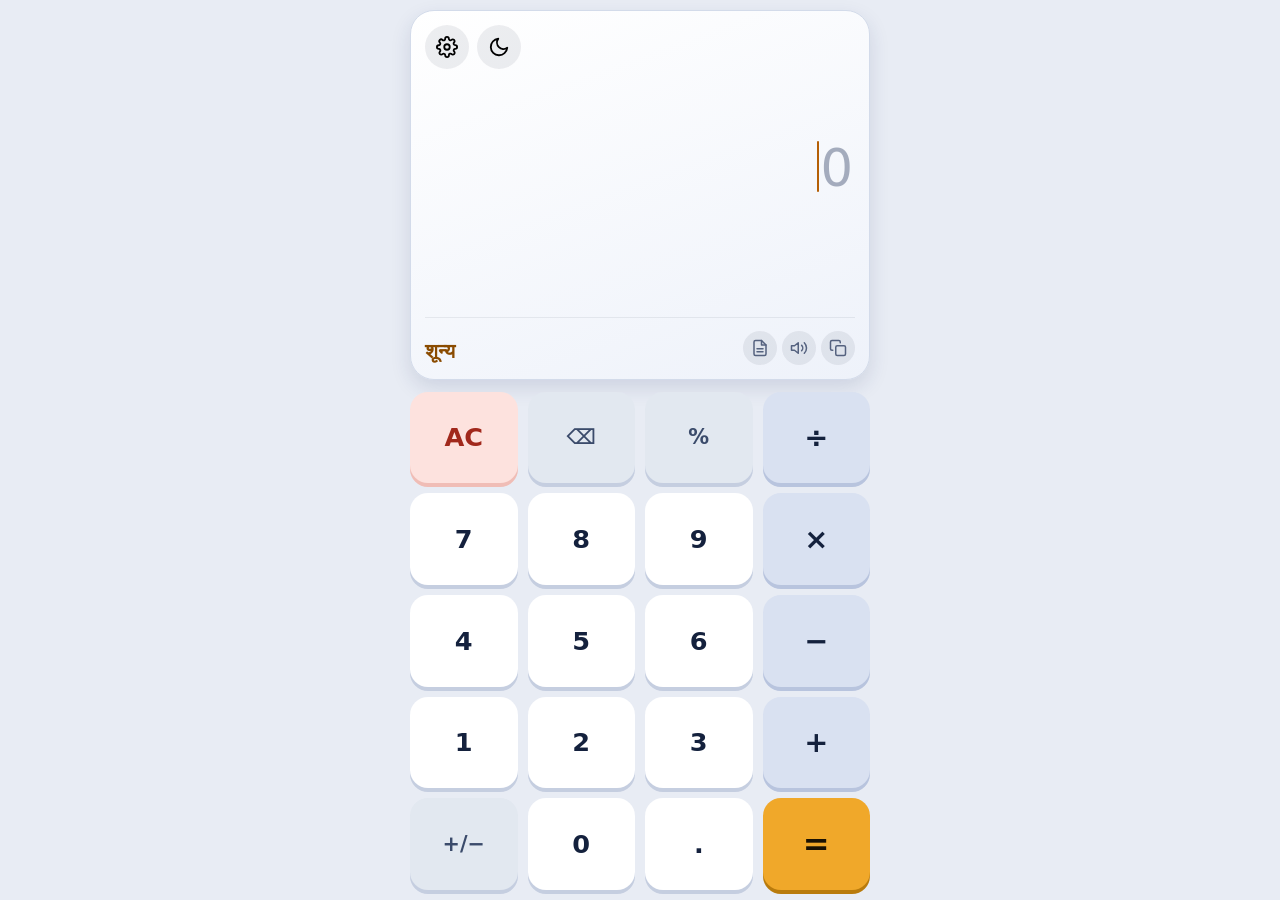
<file: Index.html>
<!DOCTYPE html>
<html lang="hi">
<head>
<meta charset="UTF-8">
<meta name="viewport" content="width=device-width, initial-scale=1, viewport-fit=cover">
<link rel="manifest" href="manifest.json">
<meta name="theme-color" content="#1d2e58">
<link rel="icon" type="image/png" href="icon-192.png">
<link rel="apple-touch-icon" href="icon-192.png">
<meta name="color-scheme" content="light dark">
<script>
// पहली स्क्रीन बनने से पहले ही सही थीम लगाना, ताकि रंग चमके नहीं
(function(){
  try {
    var m = localStorage.getItem("shabd_calc_theme");
    var dark = m === "dark" || (m !== "light" && window.matchMedia("(prefers-color-scheme: dark)").matches);
    document.documentElement.setAttribute("data-theme", dark ? "dark" : "light");
  } catch(e){}
})();
</script>
<title>Billing Calculator</title>
<style>
/* ===== रंग ===== */
:root{
  --bg:#e8ecf4; --p1:#ffffff; --p2:#eef2fa; --panel-text:#000000; --panel-sub:#55627f; --gold:#8a4b00;
  --panel-line:#d3dbea; --panel-shadow:0 8px 20px rgba(30,50,100,.13); --soft:rgba(10,20,50,.07);
  --key:#ffffff; --key-text:#14213d; --edge:#c5cee0; --op:#d9e1f1; --op-text:#14213d; --op-edge:#b8c4de;
  --action:#e2e8f0; --action-text:#3b4b6b;
  --clear:#fde2de; --clear-text:#a1281c; --clear-edge:#f0bdb6;
  --eq:#f0a82a; --eq-text:#1a1203; --eq-edge:#b97b0c; --opc:#b45f06;
  color-scheme: light;
}
:root[data-theme="dark"]{
  --bg:#090d18; --p1:#1d2e58; --p2:#0f182f; --panel-text:#ffffff; --panel-sub:#a9b8d8; --gold:#ffd98a;
  --panel-line:#26376a; --panel-shadow:0 10px 24px rgba(0,0,0,.4); --soft:rgba(255,255,255,.09);
  --key:#1b2542; --key-text:#f1f4fb; --edge:#0d1426; --op:#27345a; --op-text:#f1f4fb; --op-edge:#141c36;
  --action:#1d2a4a; --action-text:#a9b8d8;
  --clear:#472022; --clear-text:#ffb4aa; --clear-edge:#26100f; --opc:#f0a82a;
  color-scheme: dark;
}

/* ===== बेस ===== */
*{box-sizing:border-box;-webkit-tap-highlight-color:transparent}
html,body{height:100%;margin:0}
body{
  background:var(--bg); font-family:"Noto Sans Devanagari","Mukta",system-ui,-apple-system,"Segoe UI",Roboto,sans-serif;
  color:var(--key-text); padding-top:env(safe-area-inset-top,0px); padding-bottom:env(safe-area-inset-bottom,0px);
}
.app{max-width:480px;height:100%;margin:0 auto;display:flex;flex-direction:column;padding:10px;gap:12px}
button{touch-action:manipulation}
button:focus-visible,input:focus-visible{outline:3px solid var(--eq);outline-offset:2px}

/* ===== 15 MB लाल चेतावनी नोटिस ===== */
.storage-notice{
  display:none;align-items:center;gap:8px;
  background:var(--clear);color:var(--clear-text);border:1px solid var(--clear-edge);
  border-radius:14px;padding:8px 10px;font-size:.86rem;font-weight:700;
  box-shadow:0 4px 12px rgba(0,0,0,.12);
}
.storage-notice.show{display:flex}
.notice-msg{flex:1;min-width:0;cursor:pointer;text-align:left;background:transparent;border:0;color:inherit;font:inherit;padding:2px 4px}
.notice-x{flex:none;width:28px;height:28px;border:0;border-radius:50%;background:rgba(0,0,0,.1);color:inherit;font-size:1rem;line-height:1;cursor:pointer;display:grid;place-items:center}

/* ===== डिस्प्ले ===== */
.panel{background:linear-gradient(160deg,var(--p1),var(--p2));color:var(--panel-text);border:1px solid var(--panel-line);border-radius:24px;padding:14px;box-shadow:var(--panel-shadow);display:flex;flex-direction:column;min-height:42%}
.top{display:flex;align-items:center;gap:8px}
.round{flex:none;width:44px;height:44px;border-radius:50%;border:0;background:var(--soft);color:var(--panel-text);display:grid;place-items:center;cursor:pointer}
.display-area{position:relative;flex:1;min-height:0;display:flex;flex-direction:column;justify-content:center;gap:6px;padding:6px 2px}
.expr,.main{width:100%;overflow-x:auto;overflow-y:hidden;white-space:nowrap;scrollbar-width:none}
.expr::-webkit-scrollbar,.main::-webkit-scrollbar{display:none}
.expr{font-size:3.2rem;font-weight:500;line-height:1.15;cursor:text;color:var(--panel-text)}
.expr-in,.main-in{display:inline-block;min-width:100%;text-align:right}
.ph{color:var(--panel-sub);opacity:.5}
.ch.op,.ch.pc{color:var(--opc);font-weight:700}
.cm{opacity:.9}
.eqs{color:var(--opc)}
.cur{display:inline-block;width:2px;height:1em;margin:0 1px 0 -1px;background:var(--opc);vertical-align:-.12em;border-radius:1px}
@media (prefers-reduced-motion:no-preference){.cur{animation:blink 1.06s steps(1) infinite}}
@keyframes blink{50%{opacity:0}}
.main{font-size:2.2rem;font-weight:500;line-height:1.2;min-height:1.2em;color:var(--panel-sub)}
.main.final{color:var(--panel-text);font-weight:700}
.main.bad{color:var(--clear-text);font-size:1.3rem}
.words-container{display:flex;justify-content:space-between;align-items:flex-end;gap:8px;min-height:3em;border-top:1px solid var(--soft);padding-top:10px}
.words{flex:1;min-width:0;text-align:left;font-size:1.25rem;line-height:1.4;color:var(--gold);font-weight:600;overflow-wrap:anywhere}
.actions-small{display:flex;gap:5px;flex:none}
.icon-btn{width:34px;height:34px;border:0;border-radius:50%;background:var(--soft);color:var(--panel-sub);display:grid;place-items:center;cursor:pointer}
.icon-btn:active{transform:scale(.9)}
.icon-btn.speaking svg{animation:speakAnim .6s ease-in-out infinite alternate}
@keyframes speakAnim{0%{transform:scale(1);opacity:1}100%{transform:scale(1.25);opacity:.7}}

/* ===== कीपैड ===== */
.pad{flex:1;min-height:0;display:grid;grid-template-columns:repeat(4,1fr);grid-template-rows:repeat(5,1fr);gap:10px}
.key{border:0;border-radius:18px;background:var(--key);color:var(--key-text);font:inherit;font-size:1.6rem;font-weight:600;cursor:pointer;box-shadow:0 4px 0 var(--edge);display:flex;align-items:center;justify-content:center}
.key:active{transform:translateY(3px);box-shadow:0 1px 0 var(--edge)}
.key.op{background:var(--op);color:var(--op-text);box-shadow:0 4px 0 var(--op-edge);font-size:1.8rem}
.key.op:active{box-shadow:0 1px 0 var(--op-edge)}
.key.action{background:var(--action);color:var(--action-text);font-size:1.3rem}
.key.clear{background:var(--clear);color:var(--clear-text);box-shadow:0 4px 0 var(--clear-edge)}
.key.clear:active{box-shadow:0 1px 0 var(--clear-edge)}
.key.eq{background:var(--eq);color:var(--eq-text);box-shadow:0 4px 0 var(--eq-edge);font-size:2rem}
.key.eq:active{box-shadow:0 1px 0 var(--eq-edge)}

@keyframes rise{from{opacity:0;transform:translateY(18px)}to{opacity:1;transform:none}}
@keyframes pop{from{opacity:0;transform:translateY(16px) scale(.94)}to{opacity:1;transform:none}}
@media (prefers-reduced-motion:no-preference){
  .panel{animation:rise .45s cubic-bezier(.2,.8,.2,1) backwards}
  .key{animation:pop .38s cubic-bezier(.2,.8,.2,1) backwards;animation-delay:calc(var(--i, 0) * 14ms + 110ms);transition:transform .07s,box-shadow .07s}
}

/* ===== नीचे से खुलने वाले पैनल ===== */
.overlay{position:fixed;inset:0;background:rgba(0,0,0,.55);display:none;align-items:flex-end;justify-content:center;z-index:10}
.overlay.open{display:flex}
.overlay.confirm-top{z-index:200;align-items:center;padding:16px}
.confirm-box{background:var(--bg);width:100%;max-width:360px;border-radius:20px;padding:20px;display:flex;flex-direction:column;gap:14px;box-shadow:0 12px 32px rgba(0,0,0,.35);border:1px solid var(--panel-line)}
.confirm-box p{margin:0;font-size:1.05rem;font-weight:600;color:var(--panel-text);line-height:1.45}
.sheet{background:var(--bg);width:100%;max-width:480px;max-height:92%;overflow-y:auto;border-radius:24px 24px 0 0;padding:18px 16px calc(18px + env(safe-area-inset-bottom,0px));display:flex;flex-direction:column;gap:12px;box-shadow:0 -5px 20px rgba(0,0,0,.2)}
.sheet h2{margin:0;font-size:1.25rem;color:var(--panel-text)}
.group{display:flex;flex-direction:column;gap:8px;background:var(--p1);padding:12px;border-radius:16px;border:1px solid var(--panel-line)}
.label{color:var(--panel-sub);font-size:.95rem;font-weight:600}
.opts,.actions{display:flex;gap:8px}
.opts button,.actions button,.wide{border:0;border-radius:12px;padding:12px 8px;font:inherit;font-size:1rem;font-weight:600;cursor:pointer;background:var(--op);color:var(--op-text)}
.opts button,.actions button{flex:1}
.opts button.on{background:var(--eq);color:var(--eq-text)}
.actions .danger{background:var(--clear);color:var(--clear-text)}
.actions button:disabled{opacity:.45;cursor:default}
.wide{width:100%}
.empty{color:var(--panel-sub);text-align:center;padding:16px 0}

/* लाल रंग का रजिस्ट्रेशन / प्रोफ़ाइल अपडेट टेक्स्ट */
.reg-link{align-self:flex-start;background:transparent;border:0;padding:2px 2px;margin:0;color:var(--clear-text);font:inherit;font-size:1rem;font-weight:800;cursor:pointer;text-decoration:underline;text-underline-offset:3px}
.reg-link.update-mode{color:var(--opc)}
.reg-phones{display:flex;flex-direction:column;gap:8px}
.reg-phone-row{display:flex;gap:8px;align-items:center}
.add-phone-btn{align-self:flex-start;border:1px dashed var(--panel-line);background:var(--p1);color:var(--panel-text);border-radius:10px;padding:8px 12px;font:inherit;font-size:.9rem;font-weight:700;cursor:pointer}

/* ===== हिस्ट्री ===== */
.hist-tabs{display:flex;gap:8px;margin:2px 0 4px}
.hist-tab{flex:1;min-height:42px;padding:10px 12px;border:0;border-radius:12px;font:inherit;font-weight:700;background:var(--op);color:var(--op-text);cursor:pointer}
.hist-tab[aria-selected="true"]{background:var(--eq);color:var(--eq-text)}
.hist-tools{display:none;flex-direction:column;gap:8px}
.hist-tools.show{display:flex}
.hist-bar{display:flex;align-items:center;justify-content:space-between;gap:8px}
.sel-all-lbl{display:flex;align-items:center;gap:6px;font-size:.9rem;font-weight:700;color:var(--panel-text);cursor:pointer}
.sel-all-lbl input{width:18px;height:18px;accent-color:var(--eq);cursor:pointer}
.list{overflow-y:auto;display:flex;flex-direction:column;gap:8px;max-height:44vh}
.item-row{display:flex;align-items:stretch;gap:8px}
.item-chk{flex:none;display:flex;align-items:center}
.item-chk input{width:20px;height:20px;accent-color:var(--eq);cursor:pointer}
.item{background:var(--key);border:0;border-radius:12px;padding:12px;text-align:right;font:inherit;color:var(--key-text);cursor:pointer;box-shadow:0 2px 0 var(--edge);width:100%;flex:1;min-width:0}
.item .ttl{display:flex;justify-content:space-between;gap:8px;color:var(--gold);font-weight:700;text-align:left}
.item .tag{font-size:.7rem;background:var(--soft);color:var(--panel-sub);border-radius:6px;padding:2px 6px;align-self:center;flex:none}
.item small{display:block;color:var(--panel-sub);font-size:.85rem;margin-top:3px;overflow-wrap:anywhere}
.item b{font-size:1.2rem;color:var(--panel-text)}

/* ===== बिल वाला पन्ना (सामान का नाम पूरा दिखे, कटे नहीं) ===== */
.bhead{display:flex;justify-content:space-between;align-items:baseline;gap:8px}
.bdate{color:var(--panel-sub);font-size:.8rem;text-align:right}
.bill-actions-top{display:flex;gap:8px;align-items:center}
.pdf-btn-main{flex:1;display:flex;align-items:center;justify-content:center;gap:8px;padding:11px;border:0;border-radius:12px;background:var(--eq);color:var(--eq-text);font:inherit;font-size:1rem;font-weight:700;cursor:pointer}
.x-btn{flex:none;width:44px;height:44px;border:0;border-radius:50%;background:var(--clear);color:var(--clear-text);font-size:1.3rem;line-height:1;cursor:pointer}
.fld{width:100%;min-width:0;border:1px solid var(--panel-line);background:var(--p1);color:var(--panel-text);border-radius:12px;padding:11px 12px;font:inherit;font-size:1rem}
.fld::placeholder{color:var(--panel-sub)}
.frow{display:flex;gap:8px}
.paper{background:var(--p1);border:1px solid var(--panel-line);border-radius:14px;padding:10px 12px;display:flex;flex-direction:column;gap:8px}
.brow{display:flex;flex-wrap:nowrap;align-items:center;gap:5px;padding-bottom:10px;border-bottom:1px dashed var(--panel-line)}
.bname{flex:1 1 0;min-width:0;padding:8px 9px;font-size:.96rem}
.addItemBtn{flex:none;width:30px;height:36px;border-radius:9px;background:var(--eq);color:var(--eq-text);border:0;font-size:1.25rem;font-weight:700;cursor:pointer;display:grid;place-items:center}
.bnum{flex:0 0 34%;max-width:150px;min-width:102px;border:1px solid var(--panel-line);border-radius:10px;padding:4px 8px;background:var(--bg);color:var(--panel-text);overflow:hidden}
.bline{display:flex;align-items:center;gap:4px}
.bsg{flex:none;border:0;background:transparent;color:var(--opc);font:inherit;font-size:1.15rem;font-weight:700;cursor:pointer;padding:0 2px}
.bsg.neg{color:var(--clear-text)}
.bamt{flex:1;min-width:0;width:100%;border:0;background:transparent;color:var(--panel-text);font:inherit;font-size:1.15rem;font-weight:700;text-align:right;padding:2px 0}
.bamt::placeholder{color:var(--panel-sub);opacity:.6}
.bnum small{display:block;color:var(--panel-sub);font-size:.72rem;overflow:hidden;text-overflow:ellipsis;white-space:nowrap}
.bdel{flex:none;width:30px;height:36px;border:0;border-radius:9px;background:var(--clear);color:var(--clear-text);font-size:1.2rem;line-height:1;cursor:pointer;display:grid;place-items:center}
.total-wrapper{display:flex;flex-direction:column;align-items:center;gap:4px;margin-top:4px}
.total-label{font-weight:700;font-size:1.05rem;color:var(--panel-text)}
.total-content{display:grid;grid-template-columns:minmax(0,1fr) auto minmax(0,1fr);align-items:center;gap:8px;width:100%;max-width:360px;background:var(--bg);border:1px solid var(--panel-line);border-radius:12px;padding:6px 10px}
.tc-num{grid-column:2;text-align:center;font-weight:700;font-size:1.35rem;color:var(--panel-text);white-space:nowrap}
.tc-words{grid-column:3;text-align:right;color:var(--gold);font-weight:600;font-size:.8rem;line-height:1.2;overflow-wrap:anywhere}

/* ===== PDF वाला पूरा पर्दा ===== */
.pdf-overlay{position:fixed;inset:0;background:#2b2f38;display:none;flex-direction:column;z-index:100}
.pdf-overlay.open{display:flex}
.pdf-bar{display:flex;align-items:center;gap:8px;padding:calc(8px + env(safe-area-inset-top,0px)) 10px 10px;background:#1d2e58;color:#fff;box-shadow:0 2px 12px rgba(0,0,0,.35);border-bottom:3px solid #f0a82a}
.pdf-title{flex:1;min-width:0;font-weight:700;font-size:1.05rem;white-space:nowrap;overflow:hidden;text-overflow:ellipsis}
.pdf-tools{display:flex;gap:6px}
.pbtn{display:flex;flex-direction:column;align-items:center;justify-content:center;gap:2px;min-width:54px;height:52px;padding:0 6px;border:0;border-radius:14px;background:rgba(255,255,255,.12);color:#fff;font:inherit;font-size:.7rem;font-weight:600;cursor:pointer}
.pbtn:active{transform:scale(.94);background:rgba(255,255,255,.25)}
.pbtn.primary{background:#f0a82a;color:#1a1203}
.pbtn.close{min-width:44px;width:44px;height:44px;border-radius:50%;background:rgba(255,255,255,.14)}
.pdf-body{flex:1;overflow-y:auto;padding:16px 10px 40px;display:flex;justify-content:center}
.pdf-pages{width:100%;max-width:620px;display:flex;flex-direction:column;gap:16px}
.pdf-pages canvas{display:block;width:100%;height:auto;background:#fff;border-radius:4px;box-shadow:0 6px 24px rgba(0,0,0,.45)}

/* ===== PDF के डिज़ाइन चुनने की पट्टी ===== */
.pdf-designs{display:flex;gap:8px;padding:8px 10px;overflow-x:auto;background:#232733;scrollbar-width:none}
.pdf-designs::-webkit-scrollbar{display:none}
.dchip{flex:none;display:flex;align-items:center;gap:8px;border:2px solid transparent;border-radius:999px;padding:6px 14px 6px 10px;background:rgba(255,255,255,.08);color:#fff;font:inherit;font-size:.82rem;font-weight:600;cursor:pointer}
.dchip[aria-pressed="true"]{border-color:#f0a82a;background:rgba(240,168,42,.18)}
.dchip .sw{display:flex}
.dchip .sw i{width:18px;height:18px;border-radius:50%;border:2px solid #232733;margin-left:-6px}
.dchip .sw i:first-child{margin-left:0}

/* ===== छोटा संदेश ===== */
.toast{position:fixed;left:50%;bottom:calc(env(safe-area-inset-bottom,0px) + 28px);transform:translateX(-50%) translateY(10px);background:#14213d;color:#fff;padding:10px 16px;border-radius:999px;font-size:.95rem;opacity:0;pointer-events:none;transition:opacity .2s,transform .2s;z-index:300;max-width:90%;text-align:center}
.toast.show{opacity:1;transform:translateX(-50%) translateY(0)}

@media print{
  @page{size:A4;margin:0}
  html,body{height:auto !important}
  body.printing{background:#fff !important}
  body.printing .app,body.printing .overlay,body.printing .toast,body.printing .pdf-bar,body.printing .pdf-designs{display:none !important}
  body.printing .pdf-overlay{position:static !important;display:block !important;background:#fff !important}
  body.printing .pdf-body{padding:0 !important;overflow:visible !important;display:block !important}
  body.printing .pdf-pages{max-width:none !important;gap:0 !important;display:block !important}
  body.printing .pdf-pages canvas{width:100% !important;height:auto !important;border-radius:0 !important;box-shadow:none !important;break-after:page;page-break-after:always}
  body.printing .pdf-pages canvas:last-child{break-after:auto;page-break-after:auto}
}
</style>
</head>
<body>
<div class="app" id="appRoot">
  <div class="storage-notice" id="storageNotice" role="alert">
    <button class="notice-msg" id="noticeMsgBtn" type="button" data-i="storageWarn"></button>
    <button class="notice-x" id="noticeCloseBtn" type="button" data-ia="close">✕</button>
  </div>

  <section class="panel">
    <div class="top">
      <button class="round" id="gearBtn" type="button" data-ia="settings"><svg viewBox="0 0 24 24" width="22" height="22" fill="none" stroke="currentColor" stroke-width="2" stroke-linecap="round" stroke-linejoin="round" aria-hidden="true"><circle cx="12" cy="12" r="3"/><path d="M19.4 15a1.65 1.65 0 0 0 .33 1.82l.06.06a2 2 0 1 1-2.83 2.83l-.06-.06a1.65 1.65 0 0 0-1.82-.33 1.65 1.65 0 0 0-1 1.51V21a2 2 0 1 1-4 0v-.09A1.65 1.65 0 0 0 9 19.4a1.65 1.65 0 0 0-1.82.33l-.06.06a2 2 0 1 1-2.83-2.83l.06-.06a1.65 1.65 0 0 0 .33-1.82 1.65 1.65 0 0 0-1.51-1H3a2 2 0 1 1 0-4h.09A1.65 1.65 0 0 0 4.6 9a1.65 1.65 0 0 0-.33-1.82l-.06-.06a2 2 0 1 1 2.83-2.83l.06.06a1.65 1.65 0 0 0 1.82.33H9a1.65 1.65 0 0 0 1-1.51V3a2 2 0 1 1 4 0v.09a1.65 1.65 0 0 0 1 1.51 1.65 1.65 0 0 0 1.82-.33l.06-.06a2 2 0 1 1 2.83 2.83l-.06.06a1.65 1.65 0 0 0-.33 1.82V9a1.65 1.65 0 0 0 1.51 1H21a2 2 0 1 1 0 4h-.09a1.65 1.65 0 0 0-1.51 1z"/></svg></button>
      <button class="round" id="themeBtn" type="button" data-ia="theme"></button>
    </div>

    <div class="display-area">
      <div class="expr" id="expr"><div class="expr-in" id="exprIn"></div></div>
      <div class="main" id="main"><div class="main-in" id="mainIn"></div></div>
    </div>

    <div class="words-container">
      <div class="words" id="words" aria-live="polite"></div>
      <div class="actions-small">
        <button class="icon-btn" id="billBtn" type="button" data-ia="billBtn"><svg viewBox="0 0 24 24" width="18" height="18" fill="none" stroke="currentColor" stroke-width="2" stroke-linecap="round" stroke-linejoin="round" aria-hidden="true"><path d="M14 2H6a2 2 0 0 0-2 2v16a2 2 0 0 0 2 2h12a2 2 0 0 0 2-2V8z"/><polyline points="14 2 14 8 20 8"/><line x1="16" y1="13" x2="8" y2="13"/><line x1="16" y1="17" x2="8" y2="17"/></svg></button>
        <button class="icon-btn" id="speakBtn" type="button" data-ia="speakBtn"><svg viewBox="0 0 24 24" width="18" height="18" fill="none" stroke="currentColor" stroke-width="2" stroke-linecap="round" stroke-linejoin="round" aria-hidden="true"><polygon points="11 5 6 9 2 9 2 15 6 15 11 19 11 5"/><path d="M19.07 4.93a10 10 0 0 1 0 14.14M15.54 8.46a5 5 0 0 1 0 7.07"/></svg></button>
        <button class="icon-btn" id="copyBtn" type="button" data-ia="copyBtn"><svg viewBox="0 0 24 24" width="18" height="18" fill="none" stroke="currentColor" stroke-width="2" stroke-linecap="round" stroke-linejoin="round" aria-hidden="true"><rect x="9" y="9" width="13" height="13" rx="2" ry="2"/><path d="M5 15H4a2 2 0 0 1-2-2V4a2 2 0 0 1 2-2h9a2 2 0 0 1 2 2v1"/></svg></button>
      </div>
    </div>
  </section>

  <section class="pad" id="pad">
    <button class="key clear" data-k="C" type="button">AC</button>
    <button class="key action" data-k="B" type="button" data-ia="erase">⌫</button>
    <button class="key action" data-k="%" type="button">%</button>
    <button class="key op" data-k="/" type="button">÷</button>

    <button class="key" data-k="7" type="button">7</button>
    <button class="key" data-k="8" type="button">8</button>
    <button class="key" data-k="9" type="button">9</button>
    <button class="key op" data-k="*" type="button">×</button>

    <button class="key" data-k="4" type="button">4</button>
    <button class="key" data-k="5" type="button">5</button>
    <button class="key" data-k="6" type="button">6</button>
    <button class="key op" data-k="-" type="button">−</button>

    <button class="key" data-k="1" type="button">1</button>
    <button class="key" data-k="2" type="button">2</button>
    <button class="key" data-k="3" type="button">3</button>
    <button class="key op" data-k="+" type="button">+</button>

    <button class="key action" data-k="+/-" type="button">+/−</button>
    <button class="key" data-k="0" type="button">0</button>
    <button class="key" data-k="." type="button">.</button>
    <button class="key eq" data-k="=" type="button">=</button>
  </section>
</div>

<!-- सेटिंग्स -->
<div class="overlay" id="settings">
  <div class="sheet" role="dialog" data-ia="settings">
    <h2 data-i="settings"></h2>
    <button type="button" class="reg-link" id="regLink"></button>
    <div class="group">
      <div class="label" data-i="langLabel"></div>
      <div class="opts" id="optLang">
        <button type="button" data-l="hi">हिंदी</button>
        <button type="button" data-l="en">English</button>
        <button type="button" data-l="off" data-i="off"></button>
      </div>
    </div>
    <div class="group">
      <div class="label" data-i="soundLabel"></div>
      <div class="opts" id="optSound">
        <button type="button" data-s="on" data-i="soundOn"></button>
        <button type="button" data-s="off" data-i="soundOff"></button>
      </div>
    </div>
    <button type="button" class="wide" id="openHist" data-i="viewHist"></button>
    <div class="actions">
      <button type="button" id="exportBtn" data-i="backupExport"></button>
      <button type="button" id="importBtn" data-i="backupImport"></button>
      <input type="file" id="importFile" accept=".json,application/json" style="display:none">
    </div>
    <div class="actions"><button type="button" id="setClose" data-i="close"></button></div>
  </div>
</div>

<!-- रजिस्ट्रेशन -->
<div class="overlay" id="regModal">
  <div class="sheet" role="dialog" data-ia="regTitle">
    <h2 data-i="regTitle"></h2>
    <input class="fld" id="regShop" type="text" maxlength="50" autocomplete="off" data-ph="shopPh">
    <input class="fld" id="regSeller" type="text" maxlength="40" autocomplete="off" data-ph="sellerPh">
    <div class="reg-phones" id="regPhonesList"></div>
    <button type="button" class="add-phone-btn" id="regAddPhoneBtn" data-i="addMobile"></button>
    <div class="actions">
      <button type="button" id="regSaveBtn" class="on" style="background:var(--eq);color:var(--eq-text)" data-i="saveBtn"></button>
      <button type="button" id="regCloseBtn" data-i="close"></button>
    </div>
  </div>
</div>

<!-- हिस्ट्री -->
<div class="overlay" id="hist">
  <div class="sheet" role="dialog" data-ia="history">
    <h2 data-i="histTitle"></h2>
    <div class="hist-tabs" role="tablist">
      <button id="btnHistCalc" class="hist-tab" type="button" role="tab" aria-selected="true" data-i="histCalcTab"></button>
      <button id="btnHistBill" class="hist-tab" type="button" role="tab" aria-selected="false" data-i="histBillTab"></button>
    </div>
    <div class="hist-tools" id="histTools">
      <input class="fld" id="histSearch" type="search" autocomplete="off" data-ph="searchBillPh">
      <div class="hist-bar">
        <label class="sel-all-lbl"><input type="checkbox" id="histSelectAll"><span data-i="selectAll"></span></label>
      </div>
    </div>
    <div class="list" id="list"></div>
    <div class="actions">
      <button type="button" id="histClear" class="danger" data-i="clearHist"></button>
      <button type="button" id="histDelSel" class="danger" data-i="deleteSelected" style="display:none" disabled></button>
      <button type="button" id="histClose" data-i="close"></button>
    </div>
  </div>
</div>

<!-- ऐप के अंदर कन्फ़र्मेशन पॉपअप -->
<div class="overlay confirm-top" id="confirmModal">
  <div class="confirm-box" role="alertdialog">
    <p id="confirmMsg"></p>
    <div class="actions">
      <button type="button" id="confirmYes" class="danger" data-i="yesDelete"></button>
      <button type="button" id="confirmNo" data-i="cancelBtn"></button>
    </div>
  </div>
</div>

<!-- बिल / नाम के साथ हिसाब -->
<div class="overlay" id="bill">
  <div class="sheet" role="dialog" data-ia="billTitle">
    <div class="bhead"><h2 data-i="billTitle"></h2><span class="bdate" id="billDate"></span></div>
    <div class="bill-actions-top">
      <button type="button" id="billPdfBtn" class="pdf-btn-main"><svg viewBox="0 0 24 24" width="18" height="18" fill="none" stroke="currentColor" stroke-width="2" stroke-linecap="round" stroke-linejoin="round" aria-hidden="true"><path d="M14 2H6a2 2 0 0 0-2 2v16a2 2 0 0 0 2 2h12a2 2 0 0 0 2-2V8z"/><polyline points="14 2 14 8 20 8"/><line x1="16" y1="13" x2="8" y2="13"/><line x1="16" y1="17" x2="8" y2="17"/></svg><span data-i="pdfBtn"></span></button>
      <button type="button" id="billCloseBtn" class="x-btn" data-ia="close">✕</button>
    </div>
    <input class="fld" id="billShop" type="text" maxlength="50" autocomplete="off" data-ph="shopPh">
    <div class="frow">
      <input class="fld" id="billSeller" type="text" maxlength="40" autocomplete="off" data-ph="sellerPh">
      <input class="fld" id="billSellerPhone" type="text" maxlength="40" autocomplete="off" data-ph="sellerPhonePh">
    </div>
    <div class="frow">
      <input class="fld" id="billCustomer" type="text" maxlength="40" autocomplete="off" data-ph="customerPh">
      <input class="fld" id="billCustomerPhone" type="tel" maxlength="10" inputmode="numeric" autocomplete="off" data-ph="customerPhonePh">
    </div>
    <div class="paper">
      <div id="billItems"></div>
      <div class="total-wrapper">
        <div class="total-label" data-i="total"></div>
        <div class="total-content">
          <div class="tc-num" id="billTotal">0</div>
          <div class="tc-words" id="billWords"></div>
        </div>
      </div>
    </div>
  </div>
</div>

<!-- PDF पन्ना -->
<div class="pdf-overlay" id="pdfOverlay">
  <div class="pdf-bar">
    <button class="pbtn close" id="pdfCloseAction" type="button" data-ia="close"><svg viewBox="0 0 24 24" width="22" height="22" fill="none" stroke="currentColor" stroke-width="2.4" stroke-linecap="round" stroke-linejoin="round" aria-hidden="true"><line x1="18" y1="6" x2="6" y2="18"/><line x1="6" y1="6" x2="18" y2="18"/></svg></button>
    <div class="pdf-title" id="pdfTitle"></div>
    <div class="pdf-tools">
      <button class="pbtn" id="pdfEditAction" type="button" style="display:none"><svg viewBox="0 0 24 24" width="20" height="20" fill="none" stroke="currentColor" stroke-width="2" stroke-linecap="round" stroke-linejoin="round" aria-hidden="true"><path d="M12 20h9"/><path d="M16.5 3.5a2.121 2.121 0 0 1 3 3L7 19l-4 1 1-4L16.5 3.5z"/></svg><span data-i="editBill"></span></button>
      <button class="pbtn" id="pdfShareAction" type="button"><svg viewBox="0 0 24 24" width="22" height="22" fill="none" stroke="currentColor" stroke-width="2" stroke-linecap="round" stroke-linejoin="round" aria-hidden="true"><circle cx="18" cy="5" r="3"/><circle cx="6" cy="12" r="3"/><circle cx="18" cy="19" r="3"/><line x1="8.59" y1="13.51" x2="15.42" y2="17.49"/><line x1="15.41" y1="6.51" x2="8.59" y2="10.49"/></svg><span data-i="share"></span></button>
      <button class="pbtn" id="pdfPrintAction" type="button"><svg viewBox="0 0 24 24" width="22" height="22" fill="none" stroke="currentColor" stroke-width="2" stroke-linecap="round" stroke-linejoin="round" aria-hidden="true"><polyline points="6 9 6 2 18 2 18 9"/><path d="M6 18H4a2 2 0 0 1-2-2v-5a2 2 0 0 1 2-2h16a2 2 0 0 1 2 2v5a2 2 0 0 1-2 2h-2"/><rect x="6" y="14" width="12" height="8"/></svg><span data-i="print"></span></button>
      <button class="pbtn primary" id="pdfDownloadAction" type="button"><svg viewBox="0 0 24 24" width="22" height="22" fill="none" stroke="currentColor" stroke-width="2.2" stroke-linecap="round" stroke-linejoin="round" aria-hidden="true"><path d="M21 15v4a2 2 0 0 1-2 2H5a2 2 0 0 1-2-2v-4"/><polyline points="7 10 12 15 17 10"/><line x1="12" y1="15" x2="12" y2="3"/></svg><span data-i="download"></span></button>
    </div>
  </div>
  <div class="pdf-designs" id="pdfDesigns" role="group" data-ia="designPick"></div>
  <div class="pdf-body"><div class="pdf-pages" id="pdfPages"></div></div>
</div>

<div class="toast" id="toast" role="status"></div>

<script>
(function(){
  "use strict";
  var $ = function(id){ return document.getElementById(id); };
  function el(tag, cls, text){ var n = document.createElement(tag); if (cls) n.className = cls; if (text) n.textContent = text; return n; }

  // ===== 1. अंकों के शब्द =====
  var HI = ["शून्य","एक","दो","तीन","चार","पाँच","छह","सात","आठ","नौ","दस",
  "ग्यारह","बारह","तेरह","चौदह","पंद्रह","सोलह","सत्रह","अठारह","उन्नीस","बीस",
  "इक्कीस","बाईस","तेईस","चौबीस","पच्चीस","छब्बीस","सत्ताईस","अट्ठाईस","उनतीस","तीस",
  "इकतीस","बत्तीस","तैंतीस","चौंतीस","पैंतीस","छत्तीस","सैंतीस","अड़तीस","उनतालीस","चालीस",
  "इकतालीस","बयालीस","तैंतालीस","चौवालीस","पैंतालीस","छियालीस","सैंतालीस","अड़तालीस","उनचास","पचास",
  "इक्यावन","बावन","तिरपन","चौवन","पचपन","छप्पन","सत्तावन","अट्ठावन","उनसठ","साठ",
  "इकसठ","बासठ","तिरसठ","चौंसठ","पैंसठ","छियासठ","सड़सठ","अड़सठ","उनहत्तर","सत्तर",
  "इकहत्तर","बहत्तर","तिहत्तर","चौहत्तर","पचहत्तर","छिहत्तर","सतहत्तर","अठहत्तर","उनासी","अस्सी",
  "इक्यासी","बयासी","तिरासी","चौरासी","पचासी","छियासी","सतासी","अट्ठासी","नवासी","नब्बे",
  "इक्यानवे","बानवे","तिरानवे","चौरानवे","पचानवे","छियानवे","सत्तानवे","अट्ठानवे","निन्यानवे"];
  var ONES = ["Zero","One","Two","Three","Four","Five","Six","Seven","Eight","Nine","Ten","Eleven","Twelve","Thirteen","Fourteen","Fifteen","Sixteen","Seventeen","Eighteen","Nineteen"];
  var TENS = ["","","Twenty","Thirty","Forty","Fifty","Sixty","Seventy","Eighty","Ninety"];
  var EN = [];
  for (var i = 0; i < 100; i++) EN.push(i < 20 ? ONES[i] : TENS[Math.floor(i / 10)] + (i % 10 ? " " + ONES[i % 10] : ""));

  var DICT = {
    hi: {nums: HI, units: ["हज़ार","लाख","करोड़","अरब","खरब","नील"], hundred: "सौ", minus: "ऋण", point: "दशमलव"},
    en: {nums: EN, units: ["Thousand","Lakh","Crore","Arab","Kharab","Neel"], hundred: "Hundred", minus: "Minus", point: "point"}
  };
  var MAX_DIGITS = 15, MAX_LEN = 120, MAX_REC = 100;
  var WARN_BYTES = 15 * 1024 * 1024, WARN_STEP = 300;

  // ===== 2. संख्या को शब्द, कॉमा और रूप देना =====
  function splitParts(whole){
    var out = [], groups = [], last3 = whole.slice(-3), rest = whole.slice(0, -3);
    while (rest.length){ groups.unshift(rest.slice(-2)); rest = rest.slice(0, -2); }
    groups.forEach(function(g, k){ var v = parseInt(g, 10); if (v) out.push({v: v, u: groups.length - 1 - k}); });
    var t = parseInt(last3, 10), h = Math.floor(t / 100), r = t % 100;
    if (h) out.push({v: h, u: "h"});
    if (r) out.push({v: r, u: ""});
    return out;
  }
  function wordsOf(parts, d){
    if (!parts.length) return d.nums[0];
    if (parts.length === 1 && parts[0].u === "") return d.nums[parts[0].v];
    return parts.map(function(p){
      var unit = p.u === "h" ? d.hundred : (p.u === "" ? "" : d.units[p.u]);
      return p.v + (unit ? " " + unit : "");
    }).join(" ");
  }
  function indianComma(whole){
    if (whole.length <= 3) return whole;
    return whole.slice(0, -3).replace(/\B(?=(\d{2})+(?!\d))/g, ",") + "," + whole.slice(-3);
  }
  function splitNum(value){
    value = String(value);
    var neg = value.charAt(0) === "-", abs = neg ? value.slice(1) : value, dot = abs.indexOf(".");
    var whole = dot === -1 ? abs : abs.slice(0, dot);
    whole = whole === "" ? "0" : whole.replace(/^0+(?=\d)/, "");
    var frac = dot === -1 ? "" : abs.slice(dot + 1);
    if (neg && whole === "0" && (!frac || /^0+$/.test(frac))) neg = false;
    return {neg: neg, whole: whole, frac: frac, dot: dot !== -1};
  }
  function formatNum(n){ return (n.neg ? "−" : "") + indianComma(n.whole) + (n.dot ? "." + n.frac : ""); }
  function prettyExpr(e){
    return e.replace(/\d+(\.\d*)?/g, function(m){ var p = m.split("."); return indianComma(p[0]) + (p.length > 1 ? "." + p[1] : ""); })
            .replace(/\*/g, "×").replace(/\//g, "÷").replace(/-/g, "−");
  }
  function wordsLine(value, d){
    var n = splitNum(value), text = wordsOf(splitParts(n.whole), d);
    if (n.frac) text += " . " + n.frac;
    return (n.neg ? d.minus + " " : "") + text;
  }

  // ===== 3. गणना (बिना eval) =====
  function evaluate(str){
    var tokens = str.match(/\d+\.?\d*|\.\d+|[+\-*\/%]/g) || [], i = 0;
    function isNum(t){ return t !== undefined && /^[\d.]/.test(t); }
    function factor(){
      var t = tokens[i++];
      if (t === "-") return -factor();
      if (t === "+") return factor();
      if (t === "*" || t === "/" || t === "%"){
        if (i < tokens.length && isNum(tokens[i])){ i++; return 0; } // खाली में ×5 = 0
        throw new Error("bad");
      }
      if (!isNum(t)) throw new Error("bad");
      var v = parseFloat(t);
      while (tokens[i] === "%"){ v /= 100; i++; }
      return v;
    }
    function term(){
      var v = factor();
      while (tokens[i] === "*" || tokens[i] === "/"){
        var op = tokens[i++], r = factor();
        if (op === "*") v *= r; else { if (r === 0) throw new Error("div0"); v /= r; }
      }
      return v;
    }
    function sum(){
      var v = term();
      while (tokens[i] === "+" || tokens[i] === "-"){
        var op = tokens[i++], r;
        if (isNum(tokens[i]) && tokens[i + 1] === "%" && (tokens[i + 2] === undefined || tokens[i + 2] === "+" || tokens[i + 2] === "-")){
          r = v * parseFloat(tokens[i]) / 100; i += 2;
        } else r = term();
        v = op === "+" ? v + r : v - r;
      }
      return v;
    }
    var res = sum();
    if (i < tokens.length) throw new Error("bad");
    if (!isFinite(res)) throw new Error("inf");
    return res;
  }
  function plainDecimal(s){
    var m = /^(-?)(\d)(?:\.(\d+))?e([+-]\d+)$/.exec(s);
    if (!m) return s;
    var digits = m[2] + (m[3] || ""), exp = parseInt(m[4], 10);
    return exp < 0 ? m[1] + "0." + new Array(-exp).join("0") + digits
                   : m[1] + digits + new Array(exp - digits.length + 2).join("0");
  }
  function trimZeros(s){ return s.indexOf(".") === -1 ? s : s.replace(/0+$/, "").replace(/\.$/, ""); }
  function toPlain(n){
    if (!isFinite(n)) throw new Error("inf");
    if (Math.abs(n) >= 1e15) throw new Error("big");
    var s = trimZeros(plainDecimal(n.toPrecision(15))), dot = s.indexOf(".");
    if (dot !== -1 && s.length - dot - 1 > 10){
      var short = trimZeros(parseFloat(s).toFixed(10));
      if (short !== "0" && short !== "-0") s = short;
    }
    return (s === "-0" || s === "-0.0") ? "0" : s;
  }
  function errKey(ex){ return ex && ex.message === "div0" ? "eDiv" : (ex && ex.message === "big" ? "eBig" : "eBad"); }
  function trimOps(e){ return e.replace(/[+\-*\/]+$/, ""); }

  function parseTerms(e){
    var raw = [], sign = "+", start = 0, c = 0;
    if (e.charAt(0) === "-" || e.charAt(0) === "+"){ sign = e.charAt(0); start = 1; }
    c = start;
    for (var i = start; i <= e.length; i++){
      var ch = e.charAt(i);
      if (i === e.length || ((ch === "+" || ch === "-") && /[0-9%]/.test(e.charAt(i - 1)))){
        raw.push({s: sign, x: e.slice(c, i)});
        sign = ch; c = i + 1;
      }
    }
    var running = 0;
    return raw.map(function(t, k){
      var pm = /^(\d+\.?\d*|\.\d+)%$/.exec(t.x);
      var val = (pm && k > 0) ? running * parseFloat(pm[1]) / 100 : evaluate(t.x);
      running += t.s === "-" ? -val : val;
      return {s: t.s, x: t.x, v: toPlain(val), n: ""};
    });
  }
  function itemValue(it){ return (it.s === "-" ? -1 : 1) * parseFloat(it.v); }
  function itemsTotal(items){
    var s = 0;
    items.forEach(function(it){ s += itemValue(it); });
    try { return toPlain(s); } catch(e){ return "0"; }
  }

  // ===== 4. स्टोरेज (localStorage + IndexedDB) और सेटिंग =====
  var CKEY = "shabd_calc_calc_hist_v4", BKEY = "shabd_calc_bill_hist_v4", STKEY = "shabd_calc_state", LKEY = "shabd_calc_lang", UKEY = "shabd_calc_ui",
      TKEY = "shabd_calc_theme", SKEY = "shabd_calc_sound", REGKEY = "shabd_calc_reg_v1", WARNKEY = "shabd_calc_warn_at",
      SHOPKEY = "shabd_calc_shop", SELLERKEY = "shabd_calc_seller", PHONEKEY = "shabd_calc_seller_phone", DKEY = "shabd_calc_pdfdesign", BSEEDKEY = "shabd_calc_bill_seed";

  function lsGet(k){ try { return localStorage.getItem(k); } catch(e){ return null; } }
  function lsSet(k, v){ try { localStorage.setItem(k, v); return true; } catch(e){ return false; } }

  var calcRecords = [], billRecords = [];
  function parseHistList(rawStr, mode){
    try {
      var raw = JSON.parse(rawStr || "[]");
      if (!Array.isArray(raw)) return [];
      return raw.filter(function(item){
        if (!item || typeof item !== "object") return false;
        if (mode === "bill") return item.k === "bill" && Array.isArray(item.items);
        return typeof item.e === "string" && typeof item.r === "string";
      });
    } catch(e){ return []; }
  }
  calcRecords = parseHistList(lsGet(CKEY), "calc");
  billRecords = parseHistList(lsGet(BKEY), "bill");

  function saveCalcRecords(){ lsSet(CKEY, JSON.stringify(calcRecords.slice(0, MAX_REC))); }

  var idb = null;
  function openBillsDb(){
    return new Promise(function(resolve){
      if (!window.indexedDB){ resolve(null); return; }
      try {
        var req = indexedDB.open("shabd_calc_db", 1);
        req.onupgradeneeded = function(ev){
          var db = ev.target.result;
          if (!db.objectStoreNames.contains("bills")){
            db.createObjectStore("bills", {keyPath: "t"});
          }
        };
        req.onsuccess = function(ev){ idb = ev.target.result; resolve(idb); };
        req.onerror = function(){ resolve(null); };
      } catch(e){ resolve(null); }
    });
  }
  function syncBillsToIdb(){
    if (!idb){ lsSet(BKEY, JSON.stringify(billRecords)); checkStorageNotice(); return Promise.resolve(); }
    return new Promise(function(resolve){
      try {
        var tx = idb.transaction("bills", "readwrite");
        var store = tx.objectStore("bills");
        store.clear();
        billRecords.forEach(function(rec){ store.put(rec); });
        tx.oncomplete = function(){ checkStorageNotice(); resolve(); };
        tx.onerror = function(){ lsSet(BKEY, JSON.stringify(billRecords)); checkStorageNotice(); resolve(); };
      } catch(e){ lsSet(BKEY, JSON.stringify(billRecords)); checkStorageNotice(); resolve(); }
    });
  }
  function loadBillsFromIdb(){
    openBillsDb().then(function(db){
      if (!db){ checkStorageNotice(); return; }
      try {
        var tx = db.transaction("bills", "readonly");
        var req = tx.objectStore("bills").getAll();
        req.onsuccess = function(){
          var res = Array.isArray(req.result) ? req.result : [];
          if (res.length){
            res.sort(function(a, b){ return (b.t || 0) - (a.t || 0); });
            billRecords = res;
          } else if (billRecords.length){
            syncBillsToIdb();
            try { localStorage.removeItem(BKEY); } catch(e){}
          }
          checkStorageNotice();
          if ($("hist").classList.contains("open") && activeHistTab === "bill") renderHistory();
        };
      } catch(e){ checkStorageNotice(); }
    });
  }
  function saveBillRecords(){ return syncBillsToIdb(); }

  var regProfile = null;
  try {
    var rp = JSON.parse(lsGet(REGKEY) || "null");
    if (rp && typeof rp === "object"){
      var phones = Array.isArray(rp.phones) ? rp.phones.filter(Boolean).slice(0, 3) : (rp.phone ? [rp.phone] : []);
      if (rp.shop || rp.seller || phones.length){
        regProfile = {shop: rp.shop || "", seller: rp.seller || "", phones: phones};
      }
    }
  } catch(e){}

  var lang = lsGet(LKEY);
  if (lang !== "hi" && lang !== "en" && lang !== "off") lang = "hi";
  var uiLang = lsGet(UKEY);
  if (uiLang !== "hi" && uiLang !== "en") uiLang = lang === "en" ? "en" : "hi";
  var themeMode = lsGet(TKEY);
  if (themeMode !== "light" && themeMode !== "dark") themeMode = "auto";
  var soundOn = lsGet(SKEY) !== "off";
  var storageOk = lsSet("shabd_calc_test", "1");
  try { localStorage.removeItem("shabd_calc_test"); } catch(e){}

  // ===== 5. ऐप की भाषा, तारीख़ और छोटा संदेश =====
  var I18N = {
    hi: {title:"बिलिंग कैलकुलेटर", settings:"सेटिंग्स", theme:"थीम बदलें", history:"हिस्ट्री", erase:"मिटाएँ",
         billBtn:"बिल बनाएँ", speakBtn:"बोलकर सुनें", copyBtn:"कॉपी करें",
         regNow:"रजिस्ट्रेशन करें", updateReg:"प्रोफ़ाइल बदलें", regTitle:"दुकान रजिस्ट्रेशन", regSaved:"रजिस्ट्रेशन सेव हो गया",
         addMobile:"+ मोबाइल नंबर जोड़ें", saveBtn:"सेव करें", backupExport:"बैकअप सेव", backupImport:"बैकअप लोड",
         backupDone:"बैकअप डाउनलोड हो गया", restoreDone:"बैकअप वापस लोड हो गया", restoreFail:"सही बैकअप फ़ाइल नहीं है",
         langLabel:"भाषा (शब्द कैसे दिखें)", off:"बंद करें", soundLabel:"बटन की आवाज़", soundOn:"चालू", soundOff:"बंद",
         viewHist:"हिस्ट्री देखें", close:"बंद करें", histTitle:"पिछले हिसाब", clearHist:"हिस्ट्री साफ़ करें",
         histCalcTab:"हिसाब", histBillTab:"बिल",
         searchBillPh:"नाम, मोबाइल नंबर, दुकान या सामान खोजें…",
         selectAll:"सभी चुनें", deleteSelected:"चुने हुए हटाएँ",
         yesDelete:"हाँ, हटाएँ", cancelBtn:"नहीं",
         confirmClearCalc:"क्या आप कैलकुलेशन हिस्ट्री को साफ़ करना चाहते हैं?",
         confirmDelSel:"क्या आप चुने हुए बिल हटाना चाहते हैं?",
         storageWarn:"बिल हिस्ट्री 15 MB से ज़्यादा हो गई है — हटाने के लिए यहाँ दबाएँ",
         noHist:"अभी कोई हिसाब नहीं है।", noBillHist:"अभी कोई बिल नहीं है।", noMatch:"कोई मिलता-जुलता बिल नहीं मिला।",
         noStore:"इस व्यू में फ़ोन का स्टोरेज बंद है, इसलिए बंद होने पर हिस्ट्री मिट सकती है।",
         err:"त्रुटि", eDiv:"0 से भाग नहीं हो सकता", eBig:"संख्या बहुत बड़ी है", eBad:"हिसाब सही नहीं है",
         copied:"कॉपी हो गया", copyFail:"कॉपी नहीं हो पाया", notNum:"यह संख्या या हिसाब नहीं लगता",
         speakNo:"इस फ़ोन में बोलने की सुविधा नहीं है",
         billTitle:"बिल / हिसाब", pdfBtn:"PDF देखें", shopPh:"दुकान का नाम (चाहें तो)", sellerPh:"दुकानदार का नाम", sellerPhonePh:"दुकानदार मोबाइल (10 अंक)",
         customerPh:"ग्राहक का नाम (चाहें तो)", customerPhonePh:"ग्राहक मोबाइल (10 अंक)",
         itemPh:"सामान का नाम", amtPh:"0", total:"कुल", remove:"यह लाइन हटाएँ", addLine:"नई लाइन जोड़ें", noLines:"कोई लाइन नहीं है।", billTag:"बिल", lines:"लाइन",
         editBill:"बदलें", share:"शेयर", print:"प्रिंट", download:"डाउनलोड", preparing:"PDF बन रही है…", downloaded:"PDF डाउनलोड हो गई", pdfFail:"PDF नहीं बन पाई",
         textCopied:"बिल का लिखा रूप कॉपी हो गया", shareFail:"शेयर नहीं हो पाया", designPick:"डिज़ाइन चुनें",
         pdf:{bill:"बिल", seller:"विक्रेता", customer:"ग्राहक", phone:"मो.", item:"सामान", amount:"राशि", total:"कुल", inWords:"शब्दों में",
              itemN:"सामान", lineCount:"कुल लाइनें"}},
    en: {title:"Billing Calculator", settings:"Settings", theme:"Switch theme", history:"History", erase:"Erase",
         billBtn:"Make a bill", speakBtn:"Listen", copyBtn:"Copy",
         regNow:"Registration Now", updateReg:"Update Registration", regTitle:"Shop Registration", regSaved:"Registration saved",
         addMobile:"+ Add Mobile Number", saveBtn:"Save", backupExport:"Save Backup", backupImport:"Load Backup",
         backupDone:"Backup downloaded", restoreDone:"Backup restored", restoreFail:"Invalid backup file",
         langLabel:"Language (how words appear)", off:"Off", soundLabel:"Button sound", soundOn:"On", soundOff:"Off",
         viewHist:"View history", close:"Close", histTitle:"Past calculations", clearHist:"Clear history",
         histCalcTab:"Calculation", histBillTab:"Billing",
         searchBillPh:"Search name, mobile, shop or item…",
         selectAll:"Select All", deleteSelected:"Delete Selected",
         yesDelete:"Yes, Delete", cancelBtn:"Cancel",
         confirmClearCalc:"Do you want to clear calculation history?",
         confirmDelSel:"Do you want to delete selected bills?",
         storageWarn:"Billing history exceeded 15 MB — tap here to manage",
         noHist:"No calculations yet.", noBillHist:"No bills yet.", noMatch:"No matching bills found.",
         noStore:"Storage is unavailable in this view, so history may be lost when it closes.",
         err:"Error", eDiv:"Cannot divide by 0", eBig:"Number is too large", eBad:"Invalid calculation",
         copied:"Copied", copyFail:"Could not copy", notNum:"That does not look like a number or sum",
         speakNo:"Speech is not available on this phone",
         billTitle:"Bill / Statement", pdfBtn:"PDF Preview", shopPh:"Shop name (optional)", sellerPh:"Seller name", sellerPhonePh:"Seller mobile (10 digits)",
         customerPh:"Customer name (optional)", customerPhonePh:"Customer mobile (10 digits)",
         itemPh:"Item name", amtPh:"0", total:"Total", remove:"Remove this line", addLine:"Add a line", noLines:"No lines.", billTag:"Bill", lines:"lines",
         editBill:"Edit", share:"Share", print:"Print", download:"Download", preparing:"Making the PDF…", downloaded:"PDF downloaded", pdfFail:"Could not make the PDF",
         textCopied:"Bill text copied", shareFail:"Could not share", designPick:"Choose design",
         pdf:{bill:"BILL", seller:"SELLER", customer:"CUSTOMER", phone:"Mob", item:"ITEM", amount:"AMOUNT", total:"TOTAL", inWords:"In words",
              itemN:"Item", lineCount:"Lines"}}
  };
  function t(k){ return I18N[uiLang][k] || k; }
  function applyUi(){
    document.documentElement.lang = uiLang; document.title = t("title");
    Array.prototype.forEach.call(document.querySelectorAll("[data-i]"), function(n){ n.textContent = t(n.getAttribute("data-i")); });
    Array.prototype.forEach.call(document.querySelectorAll("[data-ph]"), function(n){ n.placeholder = t(n.getAttribute("data-ph")); });
    Array.prototype.forEach.call(document.querySelectorAll("[data-ia]"), function(n){
      var s = t(n.getAttribute("data-ia")); n.setAttribute("aria-label", s); n.setAttribute("title", s);
    });
    updateRegUi();
  }
  function updateRegUi(){
    var hasReg = !!(regProfile && (regProfile.shop || regProfile.seller || (regProfile.phones && regProfile.phones.length)));
    var rl = $("regLink");
    rl.textContent = t(hasReg ? "updateReg" : "regNow");
    rl.classList.toggle("update-mode", hasReg);
  }

  // ऐप के अंदर कन्फ़र्मेशन पॉपअप (फोन के डिफ़ॉल्ट confirm की जगह)
  var confirmCb = null;
  function appConfirm(msg, onYes){
    confirmCb = onYes;
    $("confirmMsg").textContent = msg;
    $("confirmModal").classList.add("open");
  }
  $("confirmYes").addEventListener("click", function(){
    $("confirmModal").classList.remove("open");
    var fn = confirmCb; confirmCb = null;
    if (fn) fn();
  });
  $("confirmNo").addEventListener("click", function(){
    $("confirmModal").classList.remove("open");
    confirmCb = null;
  });

  var DAYS = {
    hi: ["रविवार","सोमवार","मंगलवार","बुधवार","गुरुवार","शुक्रवार","शनिवार"],
    en: ["Sunday","Monday","Tuesday","Wednesday","Thursday","Friday","Saturday"]
  };
  var MONTHS = {
    hi: ["जनवरी","फ़रवरी","मार्च","अप्रैल","मई","जून","जुलाई","अगस्त","सितंबर","अक्टूबर","नवंबर","दिसंबर"],
    en: ["January","February","March","April","May","June","July","August","September","October","November","December"]
  };
  function whenParts(ts){
    var d = new Date(ts), h = d.getHours(), m = d.getMinutes();
    var mm = (m < 10 ? "0" : "") + m, h12 = h % 12 === 0 ? 12 : h % 12;
    var date = DAYS[uiLang][d.getDay()] + ", " + d.getDate() + " " + MONTHS[uiLang][d.getMonth()] + " " + d.getFullYear();
    if (uiLang === "en") return {date: date, time: h12 + ":" + mm + " " + (h < 12 ? "AM" : "PM")};
    var part = h < 4 ? "रात" : h < 12 ? "सुबह" : h < 16 ? "दोपहर" : h < 20 ? "शाम" : "रात";
    return {date: date, time: part + " " + h12 + ":" + mm + " बजे"};
  }
  function fmtWhen(ts){ var w = whenParts(ts); return w.date + ", " + w.time; }
  var toastTimer = null;
  function toast(msg){
    var n = $("toast"); n.textContent = msg; n.classList.add("show");
    clearTimeout(toastTimer); toastTimer = setTimeout(function(){ n.classList.remove("show"); }, 2000);
  }

  // ===== 15 MB नोटिस प्रबंधन =====
  function billsByteSize(){
    try { return new Blob([JSON.stringify(billRecords)]).size; }
    catch(e){ return JSON.stringify(billRecords).length * 2; }
  }
  function checkStorageNotice(){
    var notice = $("storageNotice");
    if (!notice) return;
    var bytes = billsByteSize();
    if (bytes < WARN_BYTES){ notice.classList.remove("show"); return; }
    var dismissedAt = parseInt(lsGet(WARNKEY) || "-1", 10);
    if (dismissedAt >= 0 && billRecords.length < dismissedAt + WARN_STEP){
      notice.classList.remove("show");
      return;
    }
    notice.classList.add("show");
  }
  $("noticeCloseBtn").addEventListener("click", function(){
    lsSet(WARNKEY, String(billRecords.length));
    $("storageNotice").classList.remove("show");
  });
  $("noticeMsgBtn").addEventListener("click", function(){
    activeHistTab = "bill";
    renderHistory();
    sheet("hist", true);
  });

  // ===== 6. हिसाब की स्थिति, कर्सर और बटन =====
  var expr = "", cur = 0, result = null, err = "";

  function insertAt(s){ expr = expr.slice(0, cur) + s + expr.slice(cur); cur += s.length; }
  function numAround(p){
    var s = p, e = p;
    while (s > 0 && /[0-9.]/.test(expr.charAt(s - 1))) s--;
    while (e < expr.length && /[0-9.]/.test(expr.charAt(e))) e++;
    return [s, e];
  }
  function continueFromResult(){
    expr = result; cur = expr.length; result = null;
  }

  function saveToCalcHistory(e, r){
    var exprStr = (e === null || e === undefined) ? "" : String(e).trim();
    var resStr = (r === null || r === undefined) ? "" : String(r).trim();

    if (!exprStr || exprStr === "-" || exprStr === "+" || exprStr === "*" || exprStr === "/" || !resStr) return;
    if (resStr === "NaN" || resStr === "Infinity" || resStr === "-Infinity") return;
    if (/^[+-]?\d+(?:\.\d+)?$/.test(exprStr)) return;

    calcRecords.unshift({ e: exprStr, r: resStr, t: Date.now() });
    if (calcRecords.length > MAX_REC) calcRecords = calcRecords.slice(0, MAX_REC);
    saveCalcRecords();
  }

  function toggleSign(){
    var nb = numAround(cur), s = nb[0], tok = expr.slice(nb[0], nb[1]);
    if (s === nb[1]){
      if (expr === ""){ expr = "-"; cur = 1; }
      return;
    }
    if (parseFloat(tok) === 0) return;
    var before = expr.slice(0, s), p = before.charAt(before.length - 1), pp = before.charAt(before.length - 2);
    if (p === "+") expr = before.slice(0, -1) + "-" + expr.slice(s);
    else if (p === "-"){
      var binary = /[0-9%]/.test(pp);
      expr = before.slice(0, -1) + (binary ? "+" : "") + expr.slice(s);
      if (!binary) cur -= 1;
    } else { expr = before + "-" + expr.slice(s); cur += 1; }
  }

  function press(k){
    err = "";
    if (/^[0-9.+\-*\/%]$/.test(k) && expr.length >= MAX_LEN) return;
    if (/^[0-9.]$/.test(k)){
      if (result !== null){ expr = ""; cur = 0; result = null; }
      if (expr.charAt(cur - 1) === "%") return;
      var nb = numAround(cur), tok = expr.slice(nb[0], nb[1]);
      if (k === "."){
        if (tok.indexOf(".") !== -1) return;
        insertAt(tok === "" ? "0." : ".");
      } else {
        if (tok.replace(".", "").length >= MAX_DIGITS) return;
        if (tok === "0" && cur === nb[1]){ expr = expr.slice(0, nb[0]) + k + expr.slice(nb[1]); cur = nb[0] + 1; }
        else insertAt(k);
      }
    } else if ("+-*/".indexOf(k) !== -1){
      if (result !== null) continueFromResult();
      var prev = expr.charAt(cur - 1);
      if (cur === 0){
        insertAt(k); // बिना आगे फालतू 0 लगाए सीधे ऑपरेटर
      } else if (/[+\-*\/]/.test(prev)){
        // एक समय में सिर्फ़ एक ही ऑपरेटर दिखे (× के बाद − दबाने पर − से बदल जाए)
        var s = cur;
        while (s > 0 && /[+\-*\/]/.test(expr.charAt(s - 1))) s--;
        expr = expr.slice(0, s) + k + expr.slice(cur);
        cur = s + 1;
      } else insertAt(k);
    } else if (k === "%"){
      if (result !== null) continueFromResult();
      if (cur === 0) insertAt("%");
      else if (/[0-9]/.test(expr.charAt(cur - 1))) insertAt("%");
    } else if (k === "+/-"){
      if (result !== null){
        if (parseFloat(result) === 0) return;
        continueFromResult();
      }
      toggleSign();
    } else if (k === "B"){
      if (result !== null){ result = null; cur = expr.length; }
      if (cur > 0){ expr = expr.slice(0, cur - 1) + expr.slice(cur); cur--; }
    } else if (k === "C"){
      var cleanExpr = trimOps(expr);
      if (cleanExpr && !/^[+\-*\/]$/.test(cleanExpr)){
        var valToSave = null;
        if (result !== null && result !== undefined && !err) {
          valToSave = String(result);
        } else if (!err) {
          try { valToSave = toPlain(evaluate(cleanExpr)); } catch(ex){}
        }
        if (valToSave !== null && valToSave !== undefined && valToSave !== "") {
          saveToCalcHistory(cleanExpr, valToSave);
        }
      }
      expr = ""; cur = 0; result = null; err = "";
    } else if (k === "="){
      if (result !== null) return;
      var e = trimOps(expr);
      if (!e || /^[+\-*\/%]$/.test(e)) return;
      try {
        result = toPlain(evaluate(e));
        expr = e;
        cur = e.length;
        err = "";
      } catch(ex){
        err = errKey(ex);
      }
    }
    render();
    saveState();
  }

  function saveState(){ lsSet(STKEY, JSON.stringify({x: expr, c: cur, r: result})); }
  function loadState(){
    try {
      var st = JSON.parse(lsGet(STKEY) || "null");
      if (st && typeof st.x === "string" && st.x.length <= MAX_LEN && /^[0-9+\-*\/.%]*$/.test(st.x) &&
          (st.r === null || /^-?[0-9.]+$/.test(st.r))){
        expr = st.x; result = st.r;
        cur = (typeof st.c === "number" && st.c >= 0 && st.c <= st.x.length) ? st.c : st.x.length;
      }
    } catch(e){}
  }
  loadState();

  // ===== 7. डिस्प्ले =====
  function chHtml(i){
    var ch = expr.charAt(i), pre = (result === null && cur === i) ? '<span class="cur"></span>' : "";
    var cls = /[0-9.]/.test(ch) ? "ch" : (ch === "%" ? "ch pc" : "ch op");
    var shown = ch === "*" ? "×" : ch === "/" ? "÷" : ch === "-" ? "−" : ch;
    return pre + '<span class="' + cls + '" data-i="' + i + '">' + shown + '</span>';
  }
  function exprHtml(){
    if (expr === "" && result === null) return '<span class="cur"></span><span class="ph">0</span>';
    var out = "", i = 0, n = expr.length;
    while (i < n){
      if (/[0-9.]/.test(expr.charAt(i))){
        var tok = /^[0-9]*\.?[0-9]*/.exec(expr.slice(i))[0], dot = tok.indexOf("."), intLen = dot === -1 ? tok.length : dot;
        for (var k = 0; k < tok.length; k++){
          var rem = intLen - k;
          if (k > 0 && k < intLen && (rem === 3 || (rem > 3 && rem % 2 === 1))) out += '<span class="cm">,</span>';
          out += chHtml(i + k);
        }
        i += tok.length;
      } else { out += chHtml(i); i++; }
    }
    if (result === null && cur === n) out += '<span class="cur"></span>';
    if (result !== null) out += '<span class="eqs"> =</span>';
    return out;
  }
  function fit(box, maxRem, minRem){
    var rem = parseFloat(getComputedStyle(document.documentElement).fontSize) || 16;
    var size = maxRem * rem, min = minRem * rem;
    box.style.fontSize = size + "px";
    if (!box.clientWidth) return;
    var guard = 0;
    while (box.scrollWidth > box.clientWidth + 1 && size > min && guard++ < 40){ size -= 2; box.style.fontSize = size + "px"; }
  }
  function keepCursorVisible(){
    var box = $("expr"), c = $("exprIn").querySelector(".cur");
    if (result !== null || !c){ box.scrollLeft = box.scrollWidth; return; }
    var cr = c.getBoundingClientRect(), br = box.getBoundingClientRect();
    if (cr.left < br.left + 10) box.scrollLeft -= (br.left + 10 - cr.left);
    else if (cr.right > br.right - 10) box.scrollLeft += cr.right - (br.right - 10);
  }
  function currentView(){
    var key = trimOps(expr), body = key.replace(/^[+-]/, "");
    var hasOp = /[+\-*\/%]/.test(body), total = "";
    if (result !== null){ total = result; hasOp = true; }
    else if (key && !/^[+\-*\/%]$/.test(key)){ try { total = toPlain(evaluate(key)); } catch(ex){ total = ""; } }
    return {total: total, hasOp: hasOp, value: total !== "" ? total : "0"};
  }
  function render(){
    var mainEl = $("main"), mainIn = $("mainIn"), words = $("words");
    $("exprIn").innerHTML = exprHtml();
    fit($("expr"), 3.2, 1.6);
    keepCursorVisible();

    var v = currentView();
    if (err){
      mainIn.textContent = t(err); mainEl.className = "main bad"; mainEl.style.fontSize = "";
      words.textContent = ""; return;
    }
    mainIn.textContent = (v.hasOp && v.total !== "") ? formatNum(splitNum(v.total)) : "";
    mainEl.className = "main" + (result !== null ? " final" : "");
    fit(mainEl, 2.2, 1.3);
    mainEl.scrollLeft = mainEl.scrollWidth;
    words.textContent = lang === "off" ? "" : wordsLine(v.value, DICT[lang]);
  }
  $("expr").addEventListener("click", function(ev){
    var spans = $("exprIn").querySelectorAll(".ch"), idx = expr.length;
    for (var i = 0; i < spans.length; i++){
      var r = spans[i].getBoundingClientRect();
      if (ev.clientX < r.left + r.width / 2){ idx = parseInt(spans[i].getAttribute("data-i"), 10); break; }
    }
    if (result !== null) result = null;
    cur = idx; err = ""; render(); saveState();
  });

  // ===== 8. बोलना और कॉपी =====
  $("speakBtn").addEventListener("click", function(){
    if (!window.speechSynthesis || typeof SpeechSynthesisUtterance === "undefined"){ toast(t("speakNo")); return; }
    var btn = $("speakBtn"), l = lang === "off" ? uiLang : lang, text = wordsLine(currentView().value, DICT[l]);
    text = text.replace(" . ", " " + DICT[l].point + " ");
    window.speechSynthesis.cancel();
    var u = new SpeechSynthesisUtterance(text);
    u.lang = l === "hi" ? "hi-IN" : "en-IN"; u.rate = 0.9;
    function done(){ btn.classList.remove("speaking"); }
    u.onend = done; u.onerror = done;
    btn.classList.add("speaking");
    window.speechSynthesis.speak(u);
    setTimeout(done, 15000);
  });

  function copyText(text){
    function legacy(){
      try {
        var ta = document.createElement("textarea");
        ta.value = text; ta.setAttribute("readonly", ""); ta.style.cssText = "position:fixed;top:0;left:0;opacity:0";
        document.body.appendChild(ta); ta.select(); ta.setSelectionRange(0, text.length);
        var ok = document.execCommand("copy"); document.body.removeChild(ta); return ok;
      } catch(e){ return false; }
    }
    if (navigator.clipboard && navigator.clipboard.writeText){
      return navigator.clipboard.writeText(text).then(function(){ return true; }, function(){ return legacy(); });
    }
    return Promise.resolve(legacy());
  }
  $("copyBtn").addEventListener("click", function(){
    var v = currentView().value;
    copyText(v).then(function(ok){ toast(ok ? t("copied") + ": " + formatNum(splitNum(v)) : t("copyFail")); });
  });

  // ===== Android बैक बटन और पैनल प्रबंधन =====
  var ignoringPop = 0;
  function pushModalState(name){
    try {
      if (window.history && window.history.pushState){
        window.history.pushState({shabdModal: name}, "");
      }
    } catch(e){}
  }
  function replaceModalState(name){
    try {
      if (window.history && window.history.replaceState){
        window.history.replaceState({shabdModal: name}, "");
      }
    } catch(e){}
  }
  function tryPopModal(){
    try {
      if (window.history && window.history.state && window.history.state.shabdModal){
        ignoringPop++;
        window.history.back();
      }
    } catch(e){}
  }
  function closeTopModal(fromPop){
    if ($("confirmModal").classList.contains("open")){
      $("confirmModal").classList.remove("open"); confirmCb = null; return true;
    }
    if ($("pdfOverlay").classList.contains("open")){
      $("pdfOverlay").classList.remove("open");
      if (!fromPop) tryPopModal();
      return true;
    }
    var open = document.querySelector(".overlay.open");
    if (open){
      open.classList.remove("open");
      if (!fromPop) tryPopModal();
      return true;
    }
    return false;
  }
  window.addEventListener("popstate", function(){
    if (ignoringPop > 0){ ignoringPop--; return; }
    if ($("confirmModal").classList.contains("open")){
      $("confirmModal").classList.remove("open"); confirmCb = null; return;
    }
    if ($("pdfOverlay").classList.contains("open")){
      $("pdfOverlay").classList.remove("open");
      return;
    }
    var open = document.querySelector(".overlay.open");
    if (open) open.classList.remove("open");
  });

  // ===== 9. बिल वाला पन्ना और 10-अंक मोबाइल सीमा =====
  var bill = null, openedFromHistory = false;
  var billSeed = parseInt(lsGet(BSEEDKEY) || "0", 10) || 0;

  function cleanTenDigits(s){ return String(s || "").replace(/\D/g, "").slice(0, 10); }
  $("billCustomerPhone").addEventListener("input", function(){
    var v = cleanTenDigits($("billCustomerPhone").value);
    if ($("billCustomerPhone").value !== v) $("billCustomerPhone").value = v;
  });
  $("billSellerPhone").addEventListener("input", function(){
    var v = String($("billSellerPhone").value || "").replace(/[^0-9, ]/g, "").slice(0, 40);
    if ($("billSellerPhone").value !== v) $("billSellerPhone").value = v;
  });

  function nextId(){
    var m = Math.floor(Date.now());
    function scanList(arr){
      for (var i = 0; i < arr.length; i++){
        var h = arr[i];
        if (!h || typeof h !== "object") continue;
        if (typeof h.t === "number" && isFinite(h.t) && h.t >= m) m = Math.floor(h.t) + 1;
      }
    }
    scanList(calcRecords);
    scanList(billRecords);
    if (typeof nextId._last === "number" && nextId._last >= m) m = nextId._last + 1;
    nextId._last = m;
    return m;
  }

  function openBillFromExpr(){
    var e = result !== null ? expr : trimOps(expr), items = [];
    if (e && !/^[+\-*\/%]$/.test(e)){
      try { items = parseTerms(e); } catch(ex){ toast(t(errKey(ex))); return; }
    }
    var defShop = (regProfile && regProfile.shop) || lsGet(SHOPKEY) || "";
    var defSeller = (regProfile && regProfile.seller) || lsGet(SELLERKEY) || "";
    var defPhone = (regProfile && regProfile.phones && regProfile.phones.length) ? regProfile.phones.join(", ") : (lsGet(PHONEKEY) || "");
    pdfDesign = (pdfDesign + 1) % DESIGNS.length;
    lsSet(DKEY, String(pdfDesign));
    billSeed = (billSeed + 1) % 10000;
    lsSet(BSEEDKEY, String(billSeed));
    bill = {id: null, openedAt: Date.now(), shop: defShop, seller: defSeller, sellerPhone: defPhone, customer: "", customerPhone: "", items: items, design: pdfDesign, seed: billSeed, dirty: false};
    openedFromHistory = false;
    showBill();
  }
  function showBill(){
    $("billShop").value = bill.shop;
    $("billSeller").value = bill.seller;
    $("billSellerPhone").value = bill.sellerPhone || "";
    $("billCustomer").value = bill.customer;
    $("billCustomerPhone").value = bill.customerPhone || "";
    $("billDate").textContent = fmtWhen(bill.id || bill.openedAt);
    renderBill();
    sheet("bill", true);
  }
  function cleanAmount(s){
    s = String(s).replace(/,/g, ".").replace(/[^0-9.]/g, "");
    var p = s.split(".");
    if (p.length > 2) s = p[0] + "." + p.slice(1).join("");
    return s.slice(0, 16);
  }
  function updateTotals(){
    var total = itemsTotal(bill.items);
    $("billTotal").textContent = formatNum(splitNum(total));
    $("billWords").textContent = lang === "off" ? "" : wordsLine(total, DICT[lang]);
  }
  function addBillLine(at){
    bill.items.splice(at, 0, {s: "+", x: "0", v: "0", n: ""});
    touchBill(); renderBill();
  }
  function renderBill(){
    var box = $("billItems"); box.innerHTML = "";
    if (!bill.items.length){
      box.appendChild(el("div", "empty", t("noLines")));
      var first = el("button", "addItemBtn", "+"); first.type = "button"; first.setAttribute("aria-label", t("addLine"));
      first.style.margin = "0 auto";
      first.addEventListener("click", function(){ addBillLine(0); });
      box.appendChild(first);
    }
    bill.items.forEach(function(it, i){
      var row = el("div", "brow");
      var inp = el("input", "fld bname"); inp.type = "text"; inp.maxLength = 60; inp.autocomplete = "off";
      inp.placeholder = t("itemPh"); inp.value = it.n || "";
      inp.addEventListener("input", function(){ it.n = inp.value; touchBill(); });

      var num = el("div", "bnum"), line = el("div", "bline");
      var sg = el("button", "bsg" + (it.s === "-" ? " neg" : ""), it.s === "-" ? "−" : "+"); sg.type = "button";
      var amt = el("input", "bamt"); amt.type = "text"; amt.setAttribute("inputmode", "decimal"); amt.autocomplete = "off";
      amt.placeholder = t("amtPh");
      function showAmt(){ amt.value = it.v === "0" ? "" : formatNum(splitNum(it.v)); }
      showAmt();
      amt.addEventListener("focus", function(){ amt.value = it.v === "0" ? "" : it.v; });
      amt.addEventListener("input", function(){
        var s = cleanAmount(amt.value); if (s !== amt.value) amt.value = s;
        var n = (s === "" || s === ".") ? 0 : parseFloat(s), v;
        try { v = toPlain(n); } catch(ex){ return; }
        it.v = v; it.x = v; updateTotals(); touchBill();
        var small = num.querySelector("small"); if (small) small.remove();
      });
      amt.addEventListener("blur", showAmt);
      sg.addEventListener("click", function(){
        it.s = it.s === "-" ? "+" : "-";
        sg.className = "bsg" + (it.s === "-" ? " neg" : ""); sg.textContent = it.s === "-" ? "−" : "+";
        updateTotals(); touchBill();
      });
      line.appendChild(sg); line.appendChild(amt); num.appendChild(line);
      if (/[^0-9.]/.test(it.x)) num.appendChild(el("small", "", prettyExpr(it.x)));

      var addBtn = el("button", "addItemBtn", "+"); addBtn.type = "button"; addBtn.setAttribute("aria-label", t("addLine"));
      addBtn.addEventListener("click", function(){ addBillLine(i + 1); });
      var del = el("button", "bdel", "×"); del.type = "button"; del.setAttribute("aria-label", t("remove"));
      del.addEventListener("click", function(){ bill.items.splice(i, 1); touchBill(); renderBill(); });

      row.appendChild(inp); row.appendChild(num); row.appendChild(addBtn); row.appendChild(del);
      box.appendChild(row);
    });
    updateTotals();
  }
  function touchBill(){
    if (bill) bill.dirty = true;
  }
  function readBillInputs(){
    if (!bill) return;
    bill.shop = ($("billShop").value || "").trim();
    bill.seller = ($("billSeller").value || "").trim();
    bill.sellerPhone = ($("billSellerPhone").value || "").trim();
    bill.customer = ($("billCustomer").value || "").trim();
    bill.customerPhone = cleanTenDigits($("billCustomerPhone").value);
  }
  function saveBillToHistory(){
    if (!bill || !Array.isArray(bill.items) || !bill.items.length) return;
    if ($("bill").classList.contains("open")) readBillInputs();
    var items = bill.items.map(function(it){
      return {s: it.s === "-" ? "-" : "+", x: String(it.x || "0"), v: String(it.v || "0"), n: (it.n || "").trim()};
    });
    if (!bill.shop && !bill.seller && !bill.customer && !items.some(function(it){ return it.n || parseFloat(it.v); })) return;
    if (!bill.id) bill.id = nextId();
    var rec = {
      k: "bill",
      shop: bill.shop, seller: bill.seller, sellerPhone: bill.sellerPhone || "",
      customer: bill.customer, customerPhone: bill.customerPhone || "",
      design: pdfDesign, seed: bill.seed || 0, items: items,
      e: items.map(function(it, i){ return (i === 0 && it.s === "-" ? "-" : i ? it.s : "") + it.x; }).join(""),
      r: itemsTotal(items), t: bill.id
    };
    billRecords = billRecords.filter(function(h){ return h.t !== rec.t; });
    billRecords.unshift(rec);
    saveBillRecords();
    lsSet(SHOPKEY, bill.shop); lsSet(SELLERKEY, bill.seller); lsSet(PHONEKEY, bill.sellerPhone || "");
    bill.dirty = false;
  }
  function closeBill(){
    sheet("bill", false);
  }

  ["billShop", "billSeller", "billSellerPhone", "billCustomer", "billCustomerPhone"].forEach(function(id){
    $(id).addEventListener("input", function(){ if (bill){ readBillInputs(); touchBill(); } });
  });
  $("billBtn").addEventListener("click", openBillFromExpr);
  $("billCloseBtn").addEventListener("click", closeBill);

  // ===== 10. PDF: 10 बिल्कुल अलग लेआउट + रिच कढ़ाई/डिजिटल बॉर्डर + लोगो + नोट =====
  var PW = 1240, PH = 1754;
  var FONT = '"Noto Sans Devanagari","Mukta","Segoe UI",Roboto,system-ui,sans-serif';
  var FONT_SERIF = '"Noto Serif Devanagari","Noto Serif",Georgia,"Times New Roman",serif';
  var RED = "#b3261e";

  var DESIGNS = [
    {hi:"क्लासिक", en:"Classic", head:"band", cards:"split", thead:"solid", rows:"zebra", total:"rightBox", logoPos:"left", logo:"badge", serif:false,
     c:{primary:"#1d2e58", accent:"#f0a82a", on:"#ffffff", ink:"#14213d", muted:"#667089", line:"#dfe5f0", zebra:"#f6f8fc", paper:"#ffffff", soft:"#eef2fa"}},
    {hi:"रॉयल", en:"Royal", head:"crown", cards:"royalCrest", thead:"royalBar", rows:"clean", total:"royalSeal", logoPos:"center", logo:"crest", serif:true,
     c:{primary:"#1f1a17", accent:"#d4af37", on:"#fff9e6", ink:"#1f1a17", muted:"#756754", line:"#e5d5ad", zebra:"#faf4e4", paper:"#fffdf6", soft:"#f5ebd1"}},
    {hi:"एमरल्ड", en:"Emerald", head:"stripe", cards:"pills", thead:"pill", rows:"dots", total:"leftRight", logoPos:"left", logo:"ribbon", serif:false,
     c:{primary:"#0e6b50", accent:"#f2b632", on:"#ffffff", ink:"#0f2a21", muted:"#5b7a6d", line:"#d3e8de", zebra:"#f0f9f4", paper:"#ffffff", soft:"#e3f4ec"}},
    {hi:"मिनिमल", en:"Minimal", head:"swiss", cards:"swissBar", thead:"swissLine", rows:"hairline", total:"swissBox", logoPos:"right", logo:"ink", serif:false,
     c:{primary:"#2d3142", accent:"#ef6f6c", on:"#ffffff", ink:"#2d3142", muted:"#6c7288", line:"#e0e3eb", zebra:"#f7f8fb", paper:"#ffffff", soft:"#f0f2f7"}},
    {hi:"सनसेट", en:"Sunset", head:"diag", cards:"stacked", thead:"solid", rows:"boxed", total:"skewLeft", logoPos:"left", logo:"glow", serif:false,
     c:{primary:"#b83b2a", accent:"#ff9f1c", on:"#ffffff", ink:"#2d1410", muted:"#7d5650", line:"#f2d7d2", zebra:"#fff5f2", paper:"#fffcfb", soft:"#fde9e4"}},
    {hi:"इंडिगो", en:"Indigo", head:"side", cards:"topTag", thead:"grid", rows:"grid", total:"banner", logoPos:"right", logo:"tech", serif:false,
     c:{primary:"#2b2d83", accent:"#00b4d8", on:"#ffffff", ink:"#161842", muted:"#5e628f", line:"#d8dbf2", zebra:"#f4f5fc", paper:"#ffffff", soft:"#e8eaf9"}},
    {hi:"केसरिया", en:"Saffron", head:"arch", cards:"inlineBar", thead:"double", rows:"boxed", total:"floatingCard", logoPos:"center", logo:"gold", serif:true,
     c:{primary:"#8c3b00", accent:"#f59e0b", on:"#fffbeb", ink:"#331a00", muted:"#826040", line:"#f3dec2", zebra:"#fef6e7", paper:"#fffdf7", soft:"#fdebd0"}},
    {hi:"ओशन", en:"Ocean", head:"wave", cards:"split", thead:"pill", rows:"zebra", total:"rightBox", logoPos:"right", logo:"wave", serif:false,
     c:{primary:"#005f73", accent:"#0a9396", on:"#ffffff", ink:"#082a33", muted:"#4c727a", line:"#cde4e8", zebra:"#eff8fa", paper:"#ffffff", soft:"#dff2f5"}},
    {hi:"स्लेट", en:"Slate", head:"ledger", cards:"topTag", thead:"line", rows:"dots", total:"skewLeft", logoPos:"left", logo:"mono", serif:false,
     c:{primary:"#2b3440", accent:"#3b82f6", on:"#ffffff", ink:"#1e242c", muted:"#647080", line:"#d5dce5", zebra:"#f5f7fa", paper:"#ffffff", soft:"#e8edf3"}},
    {hi:"उत्सव", en:"Festive", head:"ribbon", cards:"pills", thead:"grid", rows:"clean", total:"centerSeal", logoPos:"center", logo:"festive", serif:true,
     c:{primary:"#6a1b6d", accent:"#f4b400", on:"#ffffff", ink:"#2e0d30", muted:"#7a567d", line:"#ecd5ee", zebra:"#fbf2fc", paper:"#fffaff", soft:"#f6e3f8"}}
  ];

  var pdfDesign = parseInt(lsGet(DKEY), 10);
  if (!(pdfDesign >= 0 && pdfDesign < DESIGNS.length)) pdfDesign = 0;
  var pdfCanvases = [];

  var NOTES = {
    1:   {bg:"#7b6d5b", fg:"#fff8ea", accent:"#d4b483"},
    2:   {bg:"#a6534a", fg:"#fff5f2", accent:"#f2b8a2"},
    5:   {bg:"#2d6a4f", fg:"#eefaf3", accent:"#95d5b2"},
    10:  {bg:"#7f4f24", fg:"#fff4e6", accent:"#ddb892"},
    20:  {bg:"#6b8e23", fg:"#f9fce8", accent:"#d9ed92"},
    50:  {bg:"#0077b6", fg:"#eefaff", accent:"#90e0ef"},
    100: {bg:"#6a4c93", fg:"#f7f2ff", accent:"#cdb4db"},
    200: {bg:"#d96b18", fg:"#fff7ed", accent:"#ffd166"},
    500: {bg:"#5c6268", fg:"#f4f6f8", accent:"#adb5bd"}
  };

  function rr(g, x, y, w, h, r){
    g.beginPath(); g.moveTo(x + r, y);
    g.arcTo(x + w, y, x + w, y + h, r); g.arcTo(x + w, y + h, x, y + h, r);
    g.arcTo(x, y + h, x, y, r); g.arcTo(x, y, x + w, y, r); g.closePath();
  }
  function dot(g, x, y, r, color){ g.beginPath(); g.arc(x, y, r, 0, Math.PI * 2); g.closePath(); g.fillStyle = color; g.fill(); }
  function diamond(g, x, y, r, color){
    g.beginPath(); g.moveTo(x, y - r); g.lineTo(x + r, y); g.lineTo(x, y + r); g.lineTo(x - r, y); g.closePath();
    g.fillStyle = color; g.fill();
  }
  function hline(g, x1, x2, y, color, w){ g.strokeStyle = color; g.lineWidth = w || 2; g.beginPath(); g.moveTo(x1, y); g.lineTo(x2, y); g.stroke(); }
  function divider(g, cx, y, half, color){
    hline(g, cx - half, cx - 30, y, color, 3); hline(g, cx + 30, cx + half, y, color, 3);
    diamond(g, cx, y, 11, color); dot(g, cx - 48, y, 4, color); dot(g, cx + 48, y, 4, color);
  }
  function stripes(g, x0, y0, w, h, gap, color){
    g.strokeStyle = color; g.lineWidth = 3;
    for (var k = -h; k < w; k += gap){
      var xa = x0 + k, ya = y0 + h, xb = x0 + k + h, yb = y0;
      if (xa < x0){ ya -= (x0 - xa); xa = x0; }
      if (xb > x0 + w){ yb += (xb - (x0 + w)); xb = x0 + w; }
      if (ya <= yb) continue;
      g.beginPath(); g.moveTo(xa, ya); g.lineTo(xb, yb); g.stroke();
    }
  }
  function fitFont(g, text, weight, maxPx, minPx, maxW, fam){
    var f = fam || FONT, px = maxPx; g.font = weight + " " + px + "px " + f;
    while (g.measureText(text).width > maxW && px > minPx){ px -= 2; g.font = weight + " " + px + "px " + f; }
    return px;
  }
  function clip(g, text, maxW){
    if (g.measureText(text).width <= maxW) return text;
    while (text.length > 1 && g.measureText(text + "…").width > maxW) text = text.slice(0, -1);
    return text + "…";
  }
  function wrap(g, text, maxW){
    var words = text.split(" "), lines = [], line = "";
    words.forEach(function(w){
      var tryLine = line ? line + " " + w : w;
      if (g.measureText(tryLine).width > maxW && line){ lines.push(line); line = w; } else line = tryLine;
    });
    if (line) lines.push(line);
    return lines;
  }
  function spaced(g, text, x, y, gap, align){
    if (/[\u0900-\u097F]/.test(text)){
      g.textAlign = align || "left"; g.fillText(text, x, y); g.textAlign = "left";
      return x + g.measureText(text).width;
    }
    var w = -gap, i;
    for (i = 0; i < text.length; i++) w += g.measureText(text.charAt(i)).width + gap;
    var sx = align === "center" ? x - w / 2 : (align === "right" ? x - w : x);
    g.textAlign = "left";
    for (i = 0; i < text.length; i++){ g.fillText(text.charAt(i), sx, y); sx += g.measureText(text.charAt(i)).width + gap; }
    return sx;
  }

  // सुंदर, भरी हुई कढ़ाई (Embroidery) बॉर्डर और 6 अनियमित सजावटी आकृतियाँ (फूल, जानवर, फर्नीचर/सजावट)
  function drawMandalaFlower(g, cx, cy, scale, c1, c2, alpha){
    g.save(); g.translate(cx, cy); g.scale(scale, scale); g.globalAlpha = alpha;
    for (var a = 0; a < 12; a++){
      g.save(); g.rotate(a * Math.PI / 6);
      g.beginPath(); g.moveTo(0, 0); g.quadraticCurveTo(18, -9, 32, 0); g.quadraticCurveTo(18, 9, 0, 0);
      g.fillStyle = c1; g.fill(); g.restore();
    }
    for (var b = 0; b < 8; b++){
      g.save(); g.rotate(b * Math.PI / 4 + 0.2);
      g.beginPath(); g.ellipse(12, 0, 9, 4, 0, 0, Math.PI * 2);
      g.fillStyle = c2; g.fill(); g.restore();
    }
    dot(g, 0, 0, 6, c1);
    g.restore();
  }
  function drawButterflyMotif(g, cx, cy, scale, c1, c2, alpha){
    g.save(); g.translate(cx, cy); g.scale(scale, scale); g.globalAlpha = alpha;
    [-1, 1].forEach(function(s){
      g.beginPath(); g.moveTo(0, -2);
      g.bezierCurveTo(s * 22, -26, s * 34, -4, s * 14, 4);
      g.closePath(); g.fillStyle = c1; g.fill();
      g.beginPath(); g.moveTo(0, 4);
      g.bezierCurveTo(s * 24, 6, s * 22, 26, s * 4, 14);
      g.closePath(); g.fillStyle = c2; g.fill();
      dot(g, s * 16, -8, 3.5, c2);
    });
    rr(g, -2.5, -14, 5, 28, 2.5); g.fillStyle = c1; g.fill();
    g.strokeStyle = c1; g.lineWidth = 1.5;
    g.beginPath(); g.moveTo(0, -14); g.quadraticCurveTo(-6, -24, -10, -22); g.stroke();
    g.beginPath(); g.moveTo(0, -14); g.quadraticCurveTo(6, -24, 10, -22); g.stroke();
    g.restore();
  }
  function drawElephantMotif(g, cx, cy, scale, c1, c2, alpha){
    g.save(); g.translate(cx, cy); g.scale(scale, scale); g.globalAlpha = alpha;
    g.fillStyle = c1;
    // शरीर, पैर और सिर
    rr(g, -22, -12, 34, 22, 10); g.fill();
    g.fillRect(-18, 6, 7, 14); g.fillRect(-5, 6, 7, 14); g.fillRect(6, 6, 7, 14);
    g.beginPath(); g.arc(14, -4, 11, 0, Math.PI * 2); g.fill();
    // सूँड़ व कान
    g.lineWidth = 5; g.strokeStyle = c1; g.lineCap = "round";
    g.beginPath(); g.moveTo(22, -2); g.quadraticCurveTo(30, 6, 24, 16); g.stroke();
    g.fillStyle = c2;
    g.beginPath(); g.ellipse(9, -4, 6, 9, -0.2, 0, Math.PI * 2); g.fill();
    // सजावटी झूल
    rr(g, -16, -12, 20, 12, 4); g.fillStyle = c2; g.fill();
    dot(g, -6, -6, 2.5, c1);
    g.restore();
  }
  function drawPeacockMotif(g, cx, cy, scale, c1, c2, alpha){
    g.save(); g.translate(cx, cy); g.scale(scale, scale); g.globalAlpha = alpha;
    // पंख
    for (var i = -3; i <= 3; i++){
      g.save(); g.rotate(i * 0.28);
      g.beginPath(); g.ellipse(0, -20, 5, 16, 0, 0, Math.PI * 2); g.fillStyle = c2; g.fill();
      dot(g, 0, -28, 3, c1);
      g.restore();
    }
    // शरीर और गर्दन
    g.fillStyle = c1;
    g.beginPath(); g.ellipse(0, 6, 9, 13, 0, 0, Math.PI * 2); g.fill();
    g.beginPath(); g.moveTo(-3, -4); g.quadraticCurveTo(4, -18, 12, -16); g.quadraticCurveTo(10, -8, 4, 2); g.fill();
    dot(g, 13, -16, 4, c1);
    g.restore();
  }
  function drawDeerFaceMotif(g, cx, cy, scale, c1, c2, alpha){
    g.save(); g.translate(cx, cy); g.scale(scale, scale); g.globalAlpha = alpha;
    // सींग
    g.strokeStyle = c2; g.lineWidth = 2.6; g.lineCap = "round";
    [-1, 1].forEach(function(s){
      g.beginPath(); g.moveTo(s * 6, -10); g.quadraticCurveTo(s * 16, -24, s * 22, -32); g.stroke();
      g.beginPath(); g.moveTo(s * 13, -20); g.lineTo(s * 8, -28); g.stroke();
      g.beginPath(); g.moveTo(s * 17, -25); g.lineTo(s * 24, -24); g.stroke();
      g.beginPath(); g.ellipse(s * 14, -7, 7, 3.5, s * -0.4, 0, Math.PI * 2); g.fillStyle = c2; g.fill();
    });
    // चेहरा
    g.fillStyle = c1;
    g.beginPath(); g.moveTo(-10, -10); g.lineTo(10, -10); g.lineTo(5, 14); g.lineTo(0, 18); g.lineTo(-5, 14); g.closePath(); g.fill();
    dot(g, 0, 14, 2.5, c2);
    g.restore();
  }
  function drawRoyalChairMotif(g, cx, cy, scale, c1, c2, alpha){
    g.save(); g.translate(cx, cy); g.scale(scale, scale); g.globalAlpha = alpha;
    g.strokeStyle = c1; g.fillStyle = c1; g.lineWidth = 2.5;
    // शाही कुर्सी / फर्नीचर आकृति
    rr(g, -13, -26, 26, 26, 8); g.stroke();
    rr(g, -8, -21, 16, 16, 5); g.fillStyle = c2; g.fill();
    g.fillStyle = c1; rr(g, -16, 0, 32, 7, 3); g.fill();
    g.fillRect(-13, 7, 4, 16); g.fillRect(9, 7, 4, 16);
    g.fillRect(-16, -10, 4, 11); g.fillRect(12, -10, 4, 11);
    g.restore();
  }
  function drawKalashDiyaMotif(g, cx, cy, scale, c1, c2, alpha){
    g.save(); g.translate(cx, cy); g.scale(scale, scale); g.globalAlpha = alpha;
    // कलश व दीया सजावट
    g.fillStyle = c1;
    g.beginPath(); g.ellipse(0, 8, 16, 13, 0, 0, Math.PI * 2); g.fill();
    rr(g, -9, -8, 18, 7, 3); g.fillStyle = c2; g.fill();
    g.fillStyle = c2;
    g.beginPath(); g.moveTo(0, -28); g.quadraticCurveTo(9, -17, 0, -10); g.quadraticCurveTo(-9, -17, 0, -28); g.fill();
    g.fillStyle = c1;
    [-1, 1].forEach(function(s){
      g.beginPath(); g.moveTo(s * 6, -8); g.quadraticCurveTo(s * 20, -18, s * 22, -6); g.quadraticCurveTo(s * 14, -4, s * 6, -8); g.fill();
    });
    g.restore();
  }
  function drawLeafPaisleyMotif(g, cx, cy, scale, c1, c2, alpha){
    g.save(); g.translate(cx, cy); g.scale(scale, scale); g.globalAlpha = alpha;
    g.fillStyle = c1;
    g.beginPath(); g.moveTo(0, -24); g.bezierCurveTo(22, -14, 24, 18, 0, 22);
    g.bezierCurveTo(-18, 22, -20, -2, -4, -12); g.quadraticCurveTo(4, -18, 0, -24); g.fill();
    dot(g, 1, 5, 6, c2);
    g.restore();
  }

  function drawPageDecor(g, pageIdx, seed, C, designIdx){
    var dIdx = designIdx || 0;
    var pat = (pageIdx + dIdx) % 6;
    g.save();
    // बाहरी दोहरी सिलाई-कढ़ाई फ़्रेम (सभी बॉर्डर में गहराई के लिए)
    g.strokeStyle = C.primary; g.globalAlpha = 0.35; g.lineWidth = 2.5;
    g.strokeRect(8, 8, PW - 16, PH - 16);
    g.save(); g.setLineDash([8, 6]);
    g.strokeStyle = C.accent; g.globalAlpha = 0.72; g.lineWidth = 2;
    g.strokeRect(20, 20, PW - 40, PH - 40);
    g.restore();

    if (pat === 0){
      // फूल-लता और कढ़ाई बेल बॉर्डर
      g.strokeStyle = C.accent; g.globalAlpha = 0.55; g.lineWidth = 2.2;
      g.beginPath(); for (var x = 24; x <= PW - 24; x += 12) g.lineTo(x, 14 + Math.sin(x * 0.09) * 5); g.stroke();
      g.beginPath(); for (var x2 = 24; x2 <= PW - 24; x2 += 12) g.lineTo(x2, PH - 14 + Math.sin(x2 * 0.09) * 5); g.stroke();
      g.beginPath(); for (var y = 24; y <= PH - 24; y += 12) g.lineTo(14 + Math.sin(y * 0.09) * 5, y); g.stroke();
      g.beginPath(); for (var y2 = 24; y2 <= PH - 24; y2 += 12) g.lineTo(PW - 14 + Math.sin(y2 * 0.09) * 5, y2); g.stroke();
      for (var fx = 72; fx < PW - 60; fx += 76){ drawMandalaFlower(g, fx, 14, 0.38, C.accent, C.primary, 0.7); drawMandalaFlower(g, fx, PH - 14, 0.38, C.accent, C.primary, 0.7); }
      for (var fy = 76; fy < PH - 60; fy += 84){ drawMandalaFlower(g, 14, fy, 0.36, C.primary, C.accent, 0.55); drawMandalaFlower(g, PW - 14, fy, 0.36, C.primary, C.accent, 0.55); }
      [[30,30],[PW-30,30],[30,PH-30],[PW-30,PH-30]].forEach(function(pt){ drawMandalaFlower(g, pt[0], pt[1], 0.85, C.accent, C.primary, 0.78); });
    } else if (pat === 1){
      // दोहरा कंगूरा लेस और मोती कढ़ाई बॉर्डर
      g.strokeStyle = C.primary; g.globalAlpha = 0.45; g.lineWidth = 2.5;
      for (var sx = 12; sx < PW - 12; sx += 28){
        g.beginPath(); g.arc(sx + 14, 6, 14, 0, Math.PI); g.stroke();
        g.beginPath(); g.arc(sx + 14, PH - 6, 14, Math.PI, Math.PI * 2); g.stroke();
        dot(g, sx + 14, 14, 2.8, C.accent); dot(g, sx + 14, PH - 14, 2.8, C.accent);
      }
      for (var sy = 12; sy < PH - 12; sy += 28){
        g.beginPath(); g.arc(6, sy + 14, 14, -Math.PI / 2, Math.PI / 2); g.stroke();
        g.beginPath(); g.arc(PW - 6, sy + 14, 14, Math.PI / 2, 1.5 * Math.PI); g.stroke();
        dot(g, 14, sy + 14, 2.8, C.accent); dot(g, PW - 14, sy + 14, 2.8, C.accent);
      }
      [[28,28],[PW-28,28],[28,PH-28],[PW-28,PH-28]].forEach(function(pt){ drawMandalaFlower(g, pt[0], pt[1], 0.78, C.primary, C.accent, 0.65); });
    } else if (pat === 2){
      // ज़रदोज़ी क्रॉस-जाली और हीरा कढ़ाई बॉर्डर
      g.strokeStyle = C.accent; g.globalAlpha = 0.65; g.lineWidth = 2.2;
      for (var zx = 20; zx < PW - 28; zx += 28){
        g.beginPath(); g.moveTo(zx, 6); g.lineTo(zx + 14, 22); g.lineTo(zx + 28, 6); g.stroke();
        g.beginPath(); g.moveTo(zx, 22); g.lineTo(zx + 14, 6); g.lineTo(zx + 28, 22); g.stroke();
        g.beginPath(); g.moveTo(zx, PH - 6); g.lineTo(zx + 14, PH - 22); g.lineTo(zx + 28, PH - 6); g.stroke();
        g.beginPath(); g.moveTo(zx, PH - 22); g.lineTo(zx + 14, PH - 6); g.lineTo(zx + 28, PH - 22); g.stroke();
        diamond(g, zx + 14, 14, 4, C.primary); diamond(g, zx + 14, PH - 14, 4, C.primary);
      }
      for (var zy = 20; zy < PH - 28; zy += 28){
        g.beginPath(); g.moveTo(6, zy); g.lineTo(22, zy + 14); g.lineTo(6, zy + 28); g.stroke();
        g.beginPath(); g.moveTo(22, zy); g.lineTo(6, zy + 14); g.lineTo(22, zy + 28); g.stroke();
        g.beginPath(); g.moveTo(PW - 6, zy); g.lineTo(PW - 22, zy + 14); g.lineTo(PW - 6, zy + 28); g.stroke();
        g.beginPath(); g.moveTo(PW - 22, zy); g.lineTo(PW - 6, zy + 14); g.lineTo(PW - 22, zy + 28); g.stroke();
        diamond(g, 14, zy + 14, 4, C.primary); diamond(g, PW - 14, zy + 14, 4, C.primary);
      }
    } else if (pat === 3){
      // ज्योमेट्रिक कढ़ाई पट्टी और मोती
      g.strokeStyle = C.primary; g.globalAlpha = 0.45; g.lineWidth = 2;
      for (var gx = 26; gx < PW - 44; gx += 36){
        g.strokeRect(gx, 9, 22, 10); g.strokeRect(gx, PH - 19, 22, 10);
        dot(g, gx + 29, 14, 3, C.accent); dot(g, gx + 29, PH - 14, 3, C.accent);
      }
      for (var gy = 26; gy < PH - 44; gy += 36){
        g.strokeRect(9, gy, 10, 22); g.strokeRect(PW - 19, gy, 10, 22);
        dot(g, 14, gy + 29, 3, C.accent); dot(g, PW - 14, gy + 29, 3, C.accent);
      }
      [[28,28],[PW-28,28],[28,PH-28],[PW-28,PH-28]].forEach(function(pt){ diamond(g, pt[0], pt[1], 12, C.accent); });
    } else if (pat === 4){
      // मुगल मेहराब और पैस्ले कढ़ाई बॉर्डर
      g.strokeStyle = C.accent; g.globalAlpha = 0.58; g.lineWidth = 2.2;
      for (var mx = 26; mx < PW - 38; mx += 32){
        g.beginPath(); g.moveTo(mx, 22); g.quadraticCurveTo(mx + 16, 4, mx + 32, 22); g.stroke();
        g.beginPath(); g.moveTo(mx, PH - 22); g.quadraticCurveTo(mx + 16, PH - 4, mx + 32, PH - 22); g.stroke();
        dot(g, mx + 16, 15, 2.8, C.primary); dot(g, mx + 16, PH - 15, 2.8, C.primary);
      }
      for (var my = 26; my < PH - 38; my += 32){
        g.beginPath(); g.moveTo(22, my); g.quadraticCurveTo(4, my + 16, 22, my + 32); g.stroke();
        g.beginPath(); g.moveTo(PW - 22, my); g.quadraticCurveTo(PW - 4, my + 16, PW - 22, my + 32); g.stroke();
        dot(g, 15, my + 16, 2.8, C.primary); dot(g, PW - 15, my + 16, 2.8, C.primary);
      }
      [[30,30],[PW-30,30],[30,PH-30],[PW-30,PH-30]].forEach(function(pt){ drawMandalaFlower(g, pt[0], pt[1], 0.8, C.accent, C.primary, 0.7); });
    } else {
      // शाही ज़री-बूटी बॉर्डर
      g.strokeStyle = C.primary; g.globalAlpha = 0.35; g.lineWidth = 1.6;
      g.strokeRect(14, 14, PW - 28, PH - 28);
      for (var kx = 42; kx < PW - 42; kx += 48){
        drawLeafPaisleyMotif(g, kx, 14, 0.36, C.accent, C.primary, 0.65);
        drawLeafPaisleyMotif(g, kx, PH - 14, 0.36, C.accent, C.primary, 0.65);
      }
      for (var ky = 42; ky < PH - 42; ky += 54){
        drawLeafPaisleyMotif(g, 14, ky, 0.36, C.primary, C.accent, 0.55);
        drawLeafPaisleyMotif(g, PW - 14, ky, 0.36, C.primary, C.accent, 0.55);
      }
      [[32,32],[PW-32,32],[32,PH-32],[PW-32,PH-32]].forEach(function(pt){ drawMandalaFlower(g, pt[0], pt[1], 0.9, C.primary, C.accent, 0.65); });
    }

    // पन्ने के भीतर 6 बिखरी हुई अनियमित आकृतियाँ (आमने-सामने नहीं, हर डिज़ाइन पर अलग-अलग मिश्रण)
    var MOTIFS = [
      drawMandalaFlower, drawButterflyMotif, drawElephantMotif,
      drawPeacockMotif, drawDeerFaceMotif, drawRoyalChairMotif,
      drawKalashDiyaMotif, drawLeafPaisleyMotif
    ];
    var spots = [
      [0.16, 0.32, 1.35],
      [0.79, 0.40, 1.25],
      [0.27, 0.55, 1.55],
      [0.84, 0.64, 1.30],
      [0.15, 0.77, 1.40],
      [0.63, 0.85, 1.35]
    ];
    for (var m = 0; m < 6; m++){
      var fn = MOTIFS[(dIdx * 3 + seed + pageIdx * 5 + m * 3) % MOTIFS.length];
      var jx = ((((seed + dIdx) * 7 + m * 19) % 44) - 22);
      var jy = ((((seed + dIdx) * 11 + m * 23) % 44) - 22);
      var cA = (m % 2 === 0) ? C.accent : C.primary;
      var cB = (m % 2 === 0) ? C.primary : C.accent;
      fn(g, PW * spots[m][0] + jx, PH * spots[m][1] + jy, spots[m][2], cA, cB, 0.09);
    }
    g.restore();
  }

  function drawAppLogoAndTitle(g, cx, y, D){
    var C = D.c;
    g.save();
    rr(g, cx - 24, y - 62, 48, 48, 12); g.fillStyle = C.primary; g.fill();
    g.strokeStyle = C.accent; g.lineWidth = 2; g.stroke();
    rr(g, cx - 11, y - 58, 22, 14, 3); g.fillStyle = "#ffffff"; g.fill();
    rr(g, cx - 15, y - 46, 30, 27, 5); g.fillStyle = "#eef2fa"; g.fill();
    rr(g, cx + 2, y - 32, 9, 10, 3); g.fillStyle = C.accent; g.fill();
    for (var r = 0; r < 2; r++){
      for (var c = 0; c < 2; c++) dot(g, cx - 9 + c * 6, y - 36 + r * 7, 2.2, C.primary);
    }
    g.restore();

    g.save();
    g.translate(cx, y + 6);
    g.rotate(-0.045);
    var label = "Billing Calculator";
    g.textAlign = "center";
    if (D.logo === "ribbon" || D.logo === "festive"){
      g.font = "italic 800 20px " + FONT_SERIF;
      var tw = g.measureText(label).width + 26;
      rr(g, -tw / 2, -18, tw, 26, 13); g.fillStyle = C.primary; g.fill();
      g.fillStyle = C.accent; g.fillText(label, 0, 2);
    } else if (D.logo === "glow" || D.logo === "gold"){
      g.font = "italic 800 22px " + FONT_SERIF;
      g.fillStyle = C.accent; g.fillText(label, 2, 2);
      g.fillStyle = C.primary; g.fillText(label, 0, 0);
    } else if (D.logo === "tech" || D.logo === "wave"){
      g.font = "italic 800 21px " + FONT;
      g.fillStyle = C.primary; g.fillText(label, 0, 0);
      hline(g, -85, 85, 6, C.accent, 3);
    } else {
      g.font = "italic 800 21px " + FONT;
      g.fillStyle = "rgba(0,0,0,0.12)"; g.fillText(label, 2, 2);
      g.fillStyle = C.primary; g.fillText(label, 0, 0);
    }
    g.textAlign = "left";
    g.restore();
  }

  function drawDecorativeNote(g, x, y, val){
    var st = NOTES[val];
    if (!st) return;
    g.save();
    g.translate(x, y);
    g.rotate(-0.015);

    // छोटा, साफ़ और असली-सा दिखने वाला Specimen नोट (बिना किसी अजीब चेहरे या सिक्के के)
    g.fillStyle = "rgba(0,0,0,0.10)";
    rr(g, 3, 4, 196, 88, 8); g.fill();
    var ng = g.createLinearGradient(0, 0, 196, 88);
    ng.addColorStop(0, st.bg); ng.addColorStop(0.55, st.bg); ng.addColorStop(1, st.accent);
    rr(g, 0, 0, 196, 88, 8); g.fillStyle = ng; g.fill();
    g.strokeStyle = st.accent; g.lineWidth = 2.4; g.stroke();

    // बारीक सुरक्षा फ़्रेम और गिलॉश लहरें
    rr(g, 5, 5, 186, 78, 5); g.strokeStyle = st.fg; g.globalAlpha = 0.55; g.lineWidth = 1; g.stroke();
    g.globalAlpha = 0.16; g.strokeStyle = "#ffffff"; g.lineWidth = 1;
    for (var w = 0; w < 4; w++){
      g.beginPath();
      for (var wx = 7; wx <= 189; wx += 8){
        var wy = 19 + w * 15 + Math.sin(wx * 0.11 + w) * 3.5;
        if (wx === 7) g.moveTo(wx, wy); else g.lineTo(wx, wy);
      }
      g.stroke();
    }

    // ऊर्ध्वाधर मेटैलिक सुरक्षा पट्टी
    g.globalAlpha = 0.65;
    for (var sy = 9; sy < 79; sy += 10){
      g.fillStyle = sy % 20 === 9 ? "#ffffff" : st.accent;
      g.fillRect(114, sy, 3, 6);
    }

    // बाईं ओर हल्का वॉटरमार्क और अशोक चक्र जैसा रोसेट प्रतीक
    g.globalAlpha = 0.20;
    g.beginPath(); g.ellipse(42, 45, 22, 26, 0, 0, Math.PI * 2); g.fillStyle = "#ffffff"; g.fill();
    g.globalAlpha = 0.78; g.strokeStyle = st.fg; g.lineWidth = 1.1;
    g.beginPath(); g.arc(88, 45, 11, 0, Math.PI * 2); g.stroke();
    for (var sp = 0; sp < 12; sp++){
      var ang = sp * Math.PI / 6;
      g.beginPath(); g.moveTo(88, 45); g.lineTo(88 + Math.cos(ang) * 10, 45 + Math.sin(ang) * 10); g.stroke();
    }

    // दाईं ओर सजीला ज्योमेट्रिक नोट मेडैलियन (रुपये के चिह्न के साथ)
    g.globalAlpha = 0.9;
    g.beginPath(); g.arc(154, 44, 24, 0, Math.PI * 2);
    g.fillStyle = "rgba(255,255,255,0.16)"; g.fill();
    g.strokeStyle = st.fg; g.lineWidth = 1.4; g.stroke();
    g.beginPath(); g.arc(154, 44, 18, 0, Math.PI * 2);
    g.strokeStyle = st.accent; g.lineWidth = 1; g.stroke();
    g.fillStyle = st.fg; g.textAlign = "center"; g.font = "800 15px " + FONT_SERIF;
    g.fillText("₹" + val, 154, 49);
    g.textAlign = "left";

    // कोने का मूल्य, सीरियल नंबर और SPECIMEN लेबल
    g.globalAlpha = 1;
    g.fillStyle = st.fg; g.font = "800 20px " + FONT_SERIF; g.fillText("₹" + val, 11, 26);
    g.font = "700 8.5px " + FONT; g.fillStyle = st.accent; g.fillText("SPECIMEN", 11, 77);
    g.textAlign = "right"; g.fillStyle = st.fg; g.font = "600 9px " + FONT;
    g.fillText("BC 000" + val, 185, 77);
    g.textAlign = "left";
    g.restore();
  }

  function billInfo(){
    var items = bill.items, total = itemsTotal(items);
    return {
      shop: (bill.shop || "").trim(),
      seller: (bill.seller || "").trim(),
      sellerPhone: (bill.sellerPhone || "").trim(),
      customer: (bill.customer || "").trim(),
      customerPhone: (bill.customerPhone || "").trim(),
      items: items, total: total, ts: bill.id || bill.openedAt || Date.now(),
      seed: bill.seed || 0,
      words: lang === "off" ? "" : wordsLine(total, DICT[lang])
    };
  }

  function renderBillPages(){
    var D = DESIGNS[pdfDesign], C = D.c, HF = D.serif ? FONT_SERIF : FONT;
    var L = I18N[uiLang].pdf, info = billInfo(), wp = whenParts(info.ts);
    var M = 84, W = PW - 2 * M, ROWH = 82, TOTALS_H = 220, wordLines = [];
    var FL = PH - 140, LIMIT = FL - 34;
    var COL = {n: M + 26, item: M + 104, amt: PW - M - 30};
    var title = info.shop || L.bill, pages = [], curPage, y;

    function newPage(idx){
      var cv = document.createElement("canvas"); cv.width = PW; cv.height = PH;
      var g = cv.getContext("2d"); g.fillStyle = C.paper; g.fillRect(0, 0, PW, PH);
      g.textBaseline = "alphabetic"; g.textAlign = "left";
      drawPageDecor(g, idx, info.seed, C, pdfDesign);
      var p = {cv: cv, g: g}; pages.push(p); return p;
    }
    function dateRight(g, x, y1, y2, c1, c2){
      g.textAlign = "right"; g.fillStyle = c1; g.font = "700 28px " + FONT; g.fillText(clip(g, wp.date, 430), x, y1);
      g.fillStyle = c2; g.font = "600 26px " + FONT; g.fillText(wp.time, x, y2); g.textAlign = "left";
    }
    function headFirst(g){
      var h = D.head;
      if (h === "band" || h === "diag"){
        g.fillStyle = C.primary; g.fillRect(24, 24, PW - 48, 212);
        if (h === "diag"){
          g.fillStyle = C.accent; g.beginPath(); g.moveTo(24, 236); g.lineTo(PW - 24, 198); g.lineTo(PW - 24, 244); g.lineTo(24, 244); g.closePath(); g.fill();
        } else {
          dot(g, PW - 90, 40, 170, "rgba(255,255,255,0.06)");
          g.fillStyle = C.accent; g.fillRect(24, 236, PW - 48, 8);
        }
        g.fillStyle = C.on; fitFont(g, title, 800, 56, 30, W - 430, HF); g.fillText(clip(g, title, W - 430), M, 128);
        dateRight(g, PW - M, 110, 152, C.on, "rgba(255,255,255,0.85)");
        return 276;
      }
      if (h === "ribbon"){
        // उत्सव रिबन बैनर (मुड़े किनारों के साथ)
        rr(g, M - 16, 60, W + 32, 168, 18); g.fillStyle = C.primary; g.fill();
        g.strokeStyle = C.accent; g.lineWidth = 4; g.stroke();
        g.fillStyle = C.accent;
        g.beginPath(); g.moveTo(M - 16, 228); g.lineTo(M + 14, 228); g.lineTo(M + 14, 248); g.closePath(); g.fill();
        g.beginPath(); g.moveTo(PW - M + 16, 228); g.lineTo(PW - M - 14, 228); g.lineTo(PW - M - 14, 248); g.closePath(); g.fill();
        g.fillStyle = C.on; fitFont(g, title, 800, 54, 30, W - 450, HF); g.fillText(clip(g, title, W - 450), M + 24, 148);
        dateRight(g, PW - M - 24, 130, 172, C.on, "rgba(255,255,255,0.85)");
        return 276;
      }
      if (h === "wave"){
        // लहरदार ओशन हेडर
        g.fillStyle = C.primary;
        g.beginPath(); g.moveTo(24, 24); g.lineTo(PW - 24, 24); g.lineTo(PW - 24, 204);
        g.bezierCurveTo(PW * 0.72, 260, PW * 0.32, 152, 24, 224); g.closePath(); g.fill();
        g.strokeStyle = C.accent; g.lineWidth = 6;
        g.beginPath(); g.moveTo(24, 224); g.bezierCurveTo(PW * 0.32, 152, PW * 0.72, 260, PW - 24, 204); g.stroke();
        g.fillStyle = C.on; fitFont(g, title, 800, 54, 30, W - 430, HF); g.fillText(clip(g, title, W - 430), M, 128);
        dateRight(g, PW - M, 110, 152, C.on, "rgba(255,255,255,0.85)");
        return 276;
      }
      if (h === "stripe"){
        rr(g, M, 56, W, 194, 24); g.fillStyle = C.primary; g.fill();
        stripes(g, M + 16, 72, W - 32, 162, 36, "rgba(255,255,255,0.08)");
        g.fillStyle = C.on; fitFont(g, title, 800, 54, 30, W - 470, HF); g.fillText(clip(g, title, W - 470), M + 42, 150);
        dateRight(g, PW - M - 42, 132, 176, C.on, "rgba(255,255,255,0.85)");
        return 286;
      }
      if (h === "center" || h === "arch"){
        var cx = PW / 2;
        if (h === "arch"){ rr(g, M, 56, W, 228, 114); g.fillStyle = C.soft; g.fill(); g.strokeStyle = C.accent; g.lineWidth = 3; g.stroke(); }
        else divider(g, cx, 96, 280, C.accent);
        g.textAlign = "center"; g.fillStyle = C.primary; fitFont(g, title, 800, 60, 32, W - 80, HF);
        g.fillText(clip(g, title, W - 80), cx, 184);
        g.fillStyle = C.muted; g.font = "600 25px " + FONT;
        g.fillText(wp.date + "  •  " + wp.time, cx, 238); g.textAlign = "left";
        return 316;
      }
      if (h === "side"){
        g.fillStyle = C.primary; g.fillRect(M, 62, 16, 164);
        g.fillStyle = C.ink; fitFont(g, title, 800, 60, 32, W - 460, HF); g.fillText(clip(g, title, W - 460), M + 38, 144);
        g.fillStyle = C.accent; g.font = "700 23px " + FONT; spaced(g, L.bill, M + 38, 194, 6, "left");
        dateRight(g, PW - M, 128, 172, C.ink, C.muted);
        return 264;
      }
      if (h === "ledger"){
        g.fillStyle = C.soft; g.fillRect(M, 56, W, 150);
        g.strokeStyle = C.primary; g.lineWidth = 3; g.strokeRect(M, 56, W, 150);
        g.fillStyle = C.primary; fitFont(g, title, 800, 52, 28, W - 460, HF); g.fillText(clip(g, title, W - 460), M + 28, 144);
        dateRight(g, PW - M - 28, 118, 162, C.ink, C.muted);
        return 244;
      }
      if (h === "crown"){
        // रॉयल ताज और शाही फ़्रेम हेडर
        var cx2 = PW / 2;
        rr(g, M, 50, W, 210, 20); g.fillStyle = C.primary; g.fill();
        rr(g, M + 8, 58, W - 16, 194, 14); g.strokeStyle = C.accent; g.lineWidth = 2.5; g.stroke();
        // ताज आकृति
        g.fillStyle = C.accent;
        g.beginPath(); g.moveTo(cx2 - 34, 102); g.lineTo(cx2 - 28, 76); g.lineTo(cx2 - 12, 92);
        g.lineTo(cx2, 70); g.lineTo(cx2 + 12, 92); g.lineTo(cx2 + 28, 76); g.lineTo(cx2 + 34, 102); g.closePath(); g.fill();
        g.textAlign = "center"; g.fillStyle = C.on; fitFont(g, title, 800, 56, 30, W - 100, HF);
        g.fillText(clip(g, title, W - 100), cx2, 168);
        g.fillStyle = C.accent; g.font = "600 24px " + FONT;
        g.fillText(wp.date + "  ✦  " + wp.time, cx2, 220); g.textAlign = "left";
        return 292;
      }
      if (h === "swiss"){
        // मिनिमल स्विस ग्रिड हेडर
        g.fillStyle = C.accent; g.fillRect(M, 66, 22, 148);
        g.fillStyle = C.ink; fitFont(g, title, 800, 62, 32, W - 470, HF); g.fillText(clip(g, title, W - 470), M + 42, 138);
        g.fillStyle = C.muted; g.font = "700 21px " + FONT; spaced(g, L.bill, M + 42, 186, 5, "left");
        rr(g, PW - M - 370, 80, 370, 92, 16); g.fillStyle = C.soft; g.fill();
        dateRight(g, PW - M - 24, 120, 156, C.ink, C.accent);
        hline(g, M, PW - M, 232, C.line, 2);
        return 264;
      }
      g.fillStyle = C.accent; g.fillRect(M, 72, 96, 8);
      g.fillStyle = C.ink; fitFont(g, title, 700, 64, 34, W - 440, HF); g.fillText(clip(g, title, W - 440), M, 172);
      dateRight(g, PW - M, 124, 168, C.ink, C.muted);
      hline(g, M, PW - M, 214, C.ink, 4);
      return 252;
    }
    function headMore(g){
      g.fillStyle = C.primary; g.fillRect(24, 24, PW - 48, 86);
      g.fillStyle = C.accent; g.fillRect(24, 110, PW - 48, 6);
      g.fillStyle = C.on; g.font = "800 34px " + HF; g.fillText(clip(g, title, W - 380), M, 78);
      g.textAlign = "right"; g.font = "600 24px " + FONT; g.fillText(wp.date, PW - M, 78); g.textAlign = "left";
      return 152;
    }
    function cards(g, y0){
      var list = [];
      if (info.seller || info.sellerPhone){
        var sTxt = [info.seller, info.sellerPhone ? L.phone + ": " + info.sellerPhone : ""].filter(Boolean).join(" • ");
        list.push([L.seller, sTxt]);
      }
      if (info.customer || info.customerPhone){
        var cTxt = [info.customer, info.customerPhone ? L.phone + ": " + info.customerPhone : ""].filter(Boolean).join(" • ");
        list.push([L.customer, cTxt]);
      }
      if (!list.length) return y0;
      if (D.cards === "stacked"){
        list.forEach(function(cd){
          rr(g, M, y0, W, 86, 12); g.fillStyle = C.zebra; g.fill(); g.strokeStyle = C.line; g.lineWidth = 2; g.stroke();
          g.fillStyle = C.accent; g.font = "700 19px " + FONT; g.fillText(cd[0], M + 22, y0 + 30);
          g.fillStyle = C.ink; fitFont(g, cd[1], 700, 28, 18, W - 44, HF); g.fillText(clip(g, cd[1], W - 44), M + 22, y0 + 68);
          y0 += 98;
        });
        return y0 + 18;
      }
      if (D.cards === "inlineBar"){
        var barTxt = list.map(function(cd){ return cd[0] + ": " + cd[1]; }).join("   |   ");
        g.fillStyle = C.zebra; g.fillRect(M, y0, W, 62);
        hline(g, M, M + W, y0, C.line, 2); hline(g, M, M + W, y0 + 62, C.line, 2);
        g.fillStyle = C.ink; fitFont(g, barTxt, 700, 25, 17, W - 36, HF); g.fillText(clip(g, barTxt, W - 36), M + 18, y0 + 40);
        return y0 + 88;
      }
      var gap = 24, cw = (W - gap * (list.length - 1)) / list.length, h = 112;
      list.forEach(function(cd, i){
        var x = M + i * (cw + gap);
        if (D.cards === "plain"){
          hline(g, x, x + cw, y0 + h - 4, C.line, 2);
        } else if (D.cards === "doubleBox"){
          rr(g, x, y0, cw, h, 14); g.strokeStyle = C.accent; g.lineWidth = 3; g.stroke();
        } else if (D.cards === "pills"){
          rr(g, x, y0, cw, h, 56); g.fillStyle = C.soft; g.fill();
        } else if (D.cards === "topTag"){
          g.fillStyle = C.zebra; g.fillRect(x, y0, cw, h);
          g.fillStyle = C.primary; g.fillRect(x, y0, cw, 8);
        } else if (D.cards === "royalCrest"){
          rr(g, x, y0, cw, h, 14); g.fillStyle = C.soft; g.fill();
          g.strokeStyle = C.accent; g.lineWidth = 2.5; g.stroke();
          diamond(g, x + cw - 20, y0 + 20, 7, C.accent);
        } else if (D.cards === "swissBar"){
          g.fillStyle = C.soft; g.fillRect(x, y0, cw, h);
          g.fillStyle = C.accent; g.fillRect(x, y0, 10, h);
        } else {
          rr(g, x, y0, cw, h, 16); g.fillStyle = C.zebra; g.fill(); g.strokeStyle = C.line; g.lineWidth = 2; g.stroke();
          g.fillStyle = C.accent; g.fillRect(x, y0 + 22, 6, 68);
        }
        var pad = D.cards === "plain" ? 0 : 28;
        g.fillStyle = C.muted; g.font = "700 20px " + FONT; spaced(g, cd[0], x + pad, y0 + 38, 2, "left");
        g.fillStyle = C.ink; fitFont(g, cd[1], 700, 30, 19, cw - pad - 22, HF); g.fillText(clip(g, cd[1], cw - pad - 22), x + pad, y0 + 82);
      });
      return y0 + h + 28;
    }
    function tHead(g, y0){
      if (D.thead === "solid" || D.thead === "pill" || D.thead === "royalBar"){
        rr(g, M, y0, W, 62, D.thead === "pill" ? 31 : (D.thead === "royalBar" ? 8 : 12)); g.fillStyle = C.primary; g.fill();
        if (D.thead === "royalBar"){ hline(g, M + 12, M + W - 12, y0 + 5, C.accent, 2.5); hline(g, M + 12, M + W - 12, y0 + 57, C.accent, 2.5); }
      } else if (D.thead === "double"){
        hline(g, M, M + W, y0 + 4, C.accent, 3); hline(g, M, M + W, y0 + 60, C.primary, 3);
      } else if (D.thead === "swissLine"){
        hline(g, M, M + W, y0 + 4, C.accent, 4); hline(g, M, M + W, y0 + 60, C.ink, 2);
      } else if (D.thead === "grid"){
        g.fillStyle = C.soft; g.fillRect(M, y0, W, 62); g.strokeStyle = C.primary; g.lineWidth = 2; g.strokeRect(M, y0, W, 62);
      } else {
        hline(g, M, M + W, y0 + 62, C.ink, 3);
      }
      g.fillStyle = (D.thead === "solid" || D.thead === "pill" || D.thead === "royalBar") ? C.on : C.ink;
      g.font = "700 23px " + FONT; g.textAlign = "left";
      g.fillText("#", COL.n, y0 + 40); g.fillText(L.item, COL.item, y0 + 40);
      g.textAlign = "right"; g.fillText(L.amount, COL.amt, y0 + 40); g.textAlign = "left";
      return y0 + 66;
    }
    function drawRow(g, y0, it, idx){
      if (D.rows === "zebra" && idx % 2 === 0){ g.fillStyle = C.zebra; g.fillRect(M, y0, W, ROWH); }
      else if (D.rows === "boxed"){ rr(g, M, y0 + 4, W, ROWH - 8, 12); g.fillStyle = idx % 2 === 0 ? C.zebra : C.soft; g.fill(); }
      else if (D.rows === "grid"){ g.strokeStyle = C.line; g.lineWidth = 1.5; g.strokeRect(M, y0, W, ROWH); }

      if (D.rows === "dots"){
        g.save(); g.setLineDash([4, 6]); hline(g, M, M + W, y0 + ROWH, C.line, 2); g.restore();
      } else if (D.rows !== "boxed" && D.rows !== "grid"){
        hline(g, M, M + W, y0 + ROWH, C.line, D.rows === "hairline" ? 1 : 1.5);
      }

      var name = (it.n || "").trim(), formula = /[^0-9.]/.test(it.x) ? prettyExpr(it.x) : "", maxW = COL.amt - COL.item - 340;
      g.fillStyle = C.muted; g.font = "600 25px " + FONT; g.fillText(String(idx + 1), COL.n, y0 + 50);
      g.fillStyle = name ? C.ink : C.muted; g.font = "600 29px " + FONT;
      g.fillText(clip(g, name || (L.itemN + " " + (idx + 1)), maxW), COL.item, formula ? y0 + 38 : y0 + 50);
      if (formula){ g.fillStyle = C.muted; g.font = "500 21px " + FONT; g.fillText(clip(g, formula, maxW), COL.item, y0 + 68); }
      var eff = itemValue(it), neg = eff < 0, shown = "0";
      try { shown = formatNum(splitNum(toPlain(Math.abs(eff)))); } catch(ex){}
      g.textAlign = "right"; g.fillStyle = neg ? RED : C.ink; g.font = "700 31px " + FONT;
      g.fillText((neg ? "− " : "") + shown, COL.amt, y0 + 50); g.textAlign = "left";
    }
    function totals(g, y0){
      var bw = 620, bh = 158, x = (D.total === "centerSeal" || D.total === "royalSeal") ? (PW - bw) / 2 : (D.total === "leftRight" || D.total === "banner" ? M : PW - M - bw);
      var totalText = formatNum(splitNum(info.total));
      if (D.total === "banner") bw = W;

      g.fillStyle = C.muted; g.font = "600 24px " + FONT;
      if (D.total !== "banner") g.fillText(L.lineCount + ": " + info.items.length, M, y0 + 40);

      var numTotal = parseFloat(info.total);
      if (Number.isInteger(numTotal) && NOTES[numTotal]){
        var noteX = (D.total === "leftRight") ? (PW - M - 230) : M;
        var noteY = (D.total === "banner" || D.total === "centerSeal" || D.total === "royalSeal") ? (y0 + bh + 18) : (y0 + 56);
        drawDecorativeNote(g, noteX, noteY, numTotal);
      }

      if (D.total === "rightBox" || D.total === "skewLeft" || D.total === "banner" || D.total === "leftRight"){
        rr(g, x, y0, bw, bh, D.total === "skewLeft" ? 8 : 22); g.fillStyle = C.primary; g.fill();
        if (D.total === "skewLeft"){ g.fillStyle = C.accent; g.fillRect(x, y0, 12, bh); }
        g.fillStyle = C.accent; g.font = "700 23px " + FONT; spaced(g, L.total, x + 34, y0 + 50, 3, "left");
        g.fillStyle = C.on; g.textAlign = "right"; fitFont(g, totalText, 800, 72, 36, bw - 72, HF); g.fillText(totalText, x + bw - 34, y0 + 124);
      } else if (D.total === "royalSeal"){
        rr(g, x, y0, bw, bh, 18); g.fillStyle = C.primary; g.fill();
        rr(g, x + 8, y0 + 8, bw - 16, bh - 16, 12); g.strokeStyle = C.accent; g.lineWidth = 2.5; g.stroke();
        g.fillStyle = C.accent; g.font = "700 23px " + FONT; spaced(g, L.total, x + 38, y0 + 54, 4, "left");
        g.fillStyle = C.on; g.textAlign = "right"; fitFont(g, totalText, 800, 74, 36, bw - 76, HF); g.fillText(totalText, x + bw - 38, y0 + 126);
      } else if (D.total === "swissBox"){
        g.fillStyle = C.soft; g.fillRect(x, y0, bw, bh);
        g.strokeStyle = C.ink; g.lineWidth = 3; g.strokeRect(x, y0, bw, bh);
        g.fillStyle = C.accent; g.fillRect(x, y0, 14, bh);
        g.fillStyle = C.accent; g.font = "700 23px " + FONT; spaced(g, L.total, x + 36, y0 + 52, 3, "left");
        g.fillStyle = C.ink; g.textAlign = "right"; fitFont(g, totalText, 800, 72, 36, bw - 76, HF); g.fillText(totalText, x + bw - 34, y0 + 124);
      } else if (D.total === "centerSeal" || D.total === "floatingCard"){
        rr(g, x, y0, bw, bh, 24); g.fillStyle = C.soft; g.fill(); g.strokeStyle = C.accent; g.lineWidth = 4; g.stroke();
        g.fillStyle = C.primary; g.font = "700 23px " + FONT; spaced(g, L.total, x + 36, y0 + 54, 3, "left");
        g.fillStyle = C.primary; g.textAlign = "right"; fitFont(g, totalText, 800, 72, 36, bw - 72, HF); g.fillText(totalText, x + bw - 36, y0 + 126);
      } else {
        hline(g, x, PW - M, y0, C.ink, 4);
        g.fillStyle = C.muted; g.font = "700 23px " + FONT; spaced(g, L.total, x, y0 + 50, 3, "left");
        g.fillStyle = C.ink; g.textAlign = "right"; fitFont(g, totalText, 800, 76, 36, bw, HF); g.fillText(totalText, PW - M, y0 + 128);
        hline(g, x, PW - M, y0 + bh, C.line, 3);
      }
      g.textAlign = "left";
    }
    function footer(p, n, all){
      var g = p.g;
      hline(g, M, PW - M, FL - 18, C.line, 2);
      var lx = D.logoPos === "center" ? (PW / 2) : (D.logoPos === "right" ? PW - M - 110 : M + 95);
      drawAppLogoAndTitle(g, lx, FL + 54, D);
      g.fillStyle = C.muted; g.font = "700 24px " + FONT;
      if (D.logoPos === "right"){
        g.textAlign = "left"; g.fillText(n + " / " + all, M, FL + 40);
      } else {
        g.textAlign = "right"; g.fillText(n + " / " + all, PW - M, FL + 40);
      }
      g.textAlign = "left";
    }

    curPage = newPage(0);
    TOTALS_H = (D.total === "banner" || D.total === "centerSeal" || D.total === "royalSeal") ? 300 : 220;
    y = headFirst(curPage.g); y = cards(curPage.g, y); y = tHead(curPage.g, y);
    info.items.forEach(function(it, i){
      if (y + ROWH > LIMIT){ curPage = newPage(pages.length); y = headMore(curPage.g); y = tHead(curPage.g, y); }
      drawRow(curPage.g, y, it, i); y += ROWH;
    });
    y += 32;
    if (y + TOTALS_H > FL - 26){ curPage = newPage(pages.length); y = headMore(curPage.g); }
    totals(curPage.g, y);
    pages.forEach(function(p, i){ footer(p, i + 1, pages.length); });
    return pages.map(function(p){ return p.cv; });
  }

  function strBytes(s){ var u = new Uint8Array(s.length); for (var i = 0; i < s.length; i++) u[i] = s.charCodeAt(i) & 255; return u; }
  function buildPdf(jpegs){
    var chunks = [], offs = [], pos = 0;
    function put(x){ var b = typeof x === "string" ? strBytes(x) : x; chunks.push(b); pos += b.length; }
    function obj(n, body){ offs[n] = pos; put(n + " 0 obj\n" + body + "\nendobj\n"); }
    put("%PDF-1.4\n%\xE2\xE3\xCF\xD3\n");
    var n = jpegs.length, kids = [];
    for (var i = 0; i < n; i++) kids.push((3 + i * 3) + " 0 R");
    obj(1, "<< /Type /Catalog /Pages 2 0 R >>");
    obj(2, "<< /Type /Pages /Kids [" + kids.join(" ") + "] /Count " + n + " >>");
    jpegs.forEach(function(j, i){
      var p = 3 + i * 3, c = p + 1, im = p + 2, content = "q 595.28 0 0 841.89 0 0 cm /Im0 Do Q";
      obj(p, "<< /Type /Page /Parent 2 0 R /MediaBox [0 0 595.28 841.89] /Resources << /XObject << /Im0 " + im + " 0 R >> >> /Contents " + c + " 0 R >>");
      obj(c, "<< /Length " + content.length + " >>\nstream\n" + content + "\nendstream");
      offs[im] = pos;
      put(im + " 0 obj\n<< /Type /XObject /Subtype /Image /Width " + j.w + " /Height " + j.h +
          " /ColorSpace /DeviceRGB /BitsPerComponent 8 /Filter /DCTDecode /Length " + j.bytes.length + " >>\nstream\n");
      put(j.bytes); put("\nendstream\nendobj\n");
    });
    var count = 3 + n * 3, xref = pos, x = "xref\n0 " + count + "\n0000000000 65535 f \n";
    for (var k = 1; k < count; k++) x += String(offs[k]).padStart(10, "0") + " 00000 n \n";
    put(x + "trailer\n<< /Size " + count + " /Root 1 0 R >>\nstartxref\n" + xref + "\n%%EOF\n");
    return new Blob(chunks, {type: "application/pdf"});
  }
  function canvasJpeg(cv){
    return new Promise(function(res, rej){
      cv.toBlob(function(b){
        if (!b){ rej(new Error("blob")); return; }
        var fr = new FileReader();
        fr.onload = function(){ res({bytes: new Uint8Array(fr.result), w: cv.width, h: cv.height}); };
        fr.onerror = function(){ rej(new Error("read")); };
        fr.readAsArrayBuffer(b);
      }, "image/jpeg", 0.92);
    });
  }
  function makePdfBlob(){ return Promise.all(pdfCanvases.map(canvasJpeg)).then(buildPdf); }

  function pdfFileName(){
    var d = new Date(bill.id || bill.openedAt || Date.now()), p2 = function(n){ return (n < 10 ? "0" : "") + n; };
    var who = (bill.customer || bill.shop || "").replace(/[^A-Za-z0-9]+/g, "_").replace(/^_+|_+$/g, "").slice(0, 24);
    return "Bill_" + (who ? who + "_" : "") + d.getFullYear() + "-" + p2(d.getMonth() + 1) + "-" + p2(d.getDate()) + "_" + p2(d.getHours()) + p2(d.getMinutes()) + ".pdf";
  }
  function billText(){
    var info = billInfo(), L = I18N[uiLang].pdf, lines = [];
    lines.push("*" + (info.shop || L.bill) + "*");
    if (info.seller) lines.push(L.seller + ": " + info.seller);
    if (info.customer) lines.push(L.customer + ": " + info.customer);
    var w = whenParts(info.ts); lines.push(w.date + ", " + w.time, "");
    info.items.forEach(function(it, i){
      var eff = itemValue(it), amt = "0";
      try { amt = formatNum(splitNum(toPlain(Math.abs(eff)))); } catch(ex){}
      lines.push((i + 1) + ". " + ((it.n || "").trim() || (L.itemN + " " + (i + 1))) + " — " + (eff < 0 ? "−" : "") + amt);
    });
    lines.push("", L.total + ": " + formatNum(splitNum(info.total)));
    if (info.words) lines.push(info.words);
    return lines.join("\n");
  }

  function showPages(){
    pdfCanvases = renderBillPages();
    var box = $("pdfPages"); box.innerHTML = "";
    pdfCanvases.forEach(function(cv){ box.appendChild(cv); });
  }
  function buildDesignChips(){
    var box = $("pdfDesigns"); box.innerHTML = "";
    DESIGNS.forEach(function(d, i){
      var b = el("button", "dchip"); b.type = "button"; b.setAttribute("aria-pressed", i === pdfDesign ? "true" : "false");
      var sw = el("span", "sw"), a = el("i"), c = el("i"); a.style.background = d.c.primary; c.style.background = d.c.accent;
      sw.appendChild(a); sw.appendChild(c); b.appendChild(sw); b.appendChild(el("span", "", d[uiLang]));
      b.addEventListener("click", function(){ selectDesign(i); });
      box.appendChild(b);
    });
  }
  function selectDesign(i){
    pdfDesign = i; lsSet(DKEY, String(i));
    if (bill) bill.design = i;
    showPages(); buildDesignChips();
    var pb = $("pdfOverlay").querySelector(".pdf-body"); if (pb) pb.scrollTop = 0;
  }
  function openPdfPreview(fromHistory){
    if (!bill || !bill.items.length){ toast(t("noLines")); return; }
    if (!fromHistory && $("bill").classList.contains("open")) readBillInputs();
    openedFromHistory = !!fromHistory;
    $("pdfEditAction").style.display = openedFromHistory ? "flex" : "none";
    showPages(); buildDesignChips();
    $("pdfTitle").textContent = bill.shop || (I18N[uiLang].pdf.bill + " • " + formatNum(splitNum(itemsTotal(bill.items))));
    $("pdfOverlay").classList.add("open");
    pushModalState("pdf");
    var body = $("pdfOverlay").querySelector(".pdf-body"); if (body) body.scrollTop = 0;
  }
  function closePdfPreview(){
    if ($("pdfOverlay").classList.contains("open")){
      $("pdfOverlay").classList.remove("open");
      tryPopModal();
    }
  }

  function downloadBill(){
    if (downloadBill._busy) return;
    downloadBill._busy = true;
    toast(t("preparing"));
    makePdfBlob().then(function(blob){
      var url = URL.createObjectURL(blob);
      var a = document.createElement("a");
      a.href = url;
      a.download = pdfFileName();
      a.style.display = "none";
      document.body.appendChild(a);
      a.click();
      document.body.removeChild(a);
      setTimeout(function(){ URL.revokeObjectURL(url); }, 10000);
      saveBillToHistory();
      toast(t("downloaded"));
    }).catch(function(){
      toast(t("pdfFail"));
    }).finally(function(){
      downloadBill._busy = false;
    });
  }

  function shareBill(){
    var fallbackTitle = I18N[uiLang].pdf.bill;
    var title = (bill && bill.shop) || fallbackTitle;
    function fallbackCopy(){
      var text = billText();
      return copyText(text).then(function(ok){
        if (ok) saveBillToHistory();
        toast(ok ? t("textCopied") : t("shareFail"));
      });
    }
    function textShare(){
      var text = billText();
      if (navigator.share) {
        return navigator.share({title: title, text: text}).then(function(){
          saveBillToHistory();
        }).catch(function(err){
          if (err && err.name === "AbortError") return;
          return fallbackCopy();
        });
      }
      return fallbackCopy();
    }
    makePdfBlob().then(function(blob){
      var file = null;
      try { file = new File([blob], pdfFileName(), {type: "application/pdf"}); } catch(e){}
      if (file && navigator.canShare && navigator.canShare({files: [file]})) {
        return navigator.share({files: [file], title: title}).then(function(){
          saveBillToHistory();
        }).catch(function(err){
          if (err && err.name === "AbortError") return;
          return textShare();
        });
      }
      return textShare();
    }).catch(function(){
      return textShare();
    });
  }

  function printBill(){
    saveBillToHistory();
    var finished = false;
    var done = function(){
      if (finished) return;
      finished = true;
      document.body.classList.remove("printing");
      window.removeEventListener("afterprint", done);
    };
    document.body.classList.add("printing");
    window.addEventListener("afterprint", done);
    setTimeout(done, 120000);
    window.print();
  }

  $("billPdfBtn").addEventListener("click", function(){ openPdfPreview(false); });
  $("pdfCloseAction").addEventListener("click", closePdfPreview);
  $("pdfEditAction").addEventListener("click", function(){
    $("pdfOverlay").classList.remove("open");
    $("hist").classList.remove("open");
    openedFromHistory = false;
    $("billShop").value = bill.shop || "";
    $("billSeller").value = bill.seller || "";
    $("billSellerPhone").value = bill.sellerPhone || "";
    $("billCustomer").value = bill.customer || "";
    $("billCustomerPhone").value = bill.customerPhone || "";
    $("billDate").textContent = fmtWhen(bill.id || bill.openedAt);
    renderBill();
    $("bill").classList.add("open");
    replaceModalState("bill");
  });
  $("pdfDownloadAction").addEventListener("click", downloadBill);
  $("pdfShareAction").addEventListener("click", shareBill);
  $("pdfPrintAction").addEventListener("click", printBill);

  // ===== 11. हिस्ट्री (सर्च + नीचे Delete Selected + ऐप कन्फ़र्मेशन) =====
  var activeHistTab = "calc", selectedBillIds = {};

  function filteredBills(){
    var q = ($("histSearch").value || "").trim().toLowerCase();
    if (!q) return billRecords;
    return billRecords.filter(function(h){
      var hay = [h.customer, h.customerPhone, h.shop, h.seller, h.sellerPhone, h.r]
        .concat((h.items || []).map(function(it){ return it.n || ""; }))
        .join(" ").toLowerCase();
      return hay.indexOf(q) !== -1;
    });
  }
  function updateSelectionUi(shown){
    var count = Object.keys(selectedBillIds).length;
    $("histDelSel").disabled = count === 0;
    $("histDelSel").textContent = count > 0 ? (t("deleteSelected") + " (" + count + ")") : t("deleteSelected");
    $("histSelectAll").checked = shown.length > 0 && shown.every(function(h){ return !!selectedBillIds[h.t]; });
  }

  function renderHistory(){
    var isBill = activeHistTab === "bill";
    $("btnHistCalc").setAttribute("aria-selected", !isBill ? "true" : "false");
    $("btnHistBill").setAttribute("aria-selected", isBill ? "true" : "false");
    $("histTools").classList.toggle("show", isBill);
    // बिल हिस्ट्री में Clear History छिपाएँ और नीचे Delete Selected दिखाएँ
    $("histClear").style.display = isBill ? "none" : "block";
    $("histDelSel").style.display = isBill ? "block" : "none";

    var list = $("list");
    list.innerHTML = "";
    if (!storageOk) list.appendChild(el("div", "empty", t("noStore")));

    var srcList = isBill ? filteredBills() : calcRecords;
    if (isBill) updateSelectionUi(srcList);

    if (!srcList.length) {
      var msg = isBill ? (billRecords.length ? t("noMatch") : t("noBillHist")) : t("noHist");
      list.appendChild(el("div", "empty", msg));
      return;
    }

    srcList.forEach(function(h){
      if (!h || typeof h !== "object") return;
      var b = el("button", "item");
      b.type = "button";

      if (isBill) {
        var row = el("div", "item-row");
        var chkWrap = el("label", "item-chk");
        var chk = document.createElement("input");
        chk.type = "checkbox";
        chk.checked = !!selectedBillIds[h.t];
        chk.addEventListener("change", function(){
          if (chk.checked) selectedBillIds[h.t] = true;
          else delete selectedBillIds[h.t];
          updateSelectionUi(srcList);
        });
        chkWrap.appendChild(chk);

        var fallbackTag = t("billTag");
        var head = el("div", "ttl");
        var who = h.customer || h.shop || h.seller || fallbackTag;
        head.appendChild(el("span", "", String(who)));
        head.appendChild(el("span", "tag", String(fallbackTag)));
        b.appendChild(head);

        var sub = [h.customerPhone, h.shop, h.seller].filter(function(x){ return x && x !== who; }).join(" · ");
        if (sub) b.appendChild(el("small", "", String(sub)));

        var itemsArr = Array.isArray(h.items) ? h.items : [];
        b.appendChild(el("small", "", itemsArr.length + " " + t("lines")));
        b.appendChild(el("b", "", formatNum(splitNum(h.r !== undefined && h.r !== null ? h.r : 0))));
        if (h.t) b.appendChild(el("small", "", fmtWhen(h.t)));

        b.addEventListener("click", function(){
          bill = {
            id: h.t, openedAt: h.t,
            shop: h.shop || "", seller: h.seller || "", sellerPhone: h.sellerPhone || "",
            customer: h.customer || "", customerPhone: h.customerPhone || "",
            design: (typeof h.design === "number" && h.design >= 0 && h.design < DESIGNS.length) ? h.design : pdfDesign,
            seed: typeof h.seed === "number" ? h.seed : 0,
            dirty: false,
            items: itemsArr.map(function(it){ return {s: it.s, x: it.x, v: it.v, n: it.n || ""}; })
          };
          pdfDesign = bill.design;
          openPdfPreview(true);
        });

        row.appendChild(chkWrap);
        row.appendChild(b);
        list.appendChild(row);
      } else {
        if (h.name) b.appendChild(el("div", "ttl", String(h.name)));
        var rawExpr = (h.e !== undefined && h.e !== null) ? String(h.e) : "";
        b.appendChild(el("small", "", prettyExpr(rawExpr) + " ="));
        var calcVal = (h.r !== undefined && h.r !== null) ? String(h.r) : "";
        b.appendChild(el("b", "", formatNum(splitNum(calcVal))));
        if (h.t) b.appendChild(el("small", "", fmtWhen(h.t)));

        b.addEventListener("click", function(){
          expr = calcVal; cur = expr.length; result = null; err = "";
          sheet("hist", false); render(); saveState();
        });
        list.appendChild(b);
      }
    });
  }

  $("histSearch").addEventListener("input", function(){ if (activeHistTab === "bill") renderHistory(); });
  $("histSelectAll").addEventListener("change", function(){
    var shown = filteredBills();
    if ($("histSelectAll").checked) shown.forEach(function(h){ selectedBillIds[h.t] = true; });
    else shown.forEach(function(h){ delete selectedBillIds[h.t]; });
    renderHistory();
  });
  $("histDelSel").addEventListener("click", function(){
    var ids = Object.keys(selectedBillIds);
    if (!ids.length) return;
    appConfirm(t("confirmDelSel"), function(){
      billRecords = billRecords.filter(function(h){ return !selectedBillIds[h.t]; });
      selectedBillIds = {};
      saveBillRecords();
      renderHistory();
    });
  });

  // ===== 12. थीम, आवाज़, 3-नंबर रजिस्ट्रेशन (10 अंक सीमा), बैकअप और सेटिंग्स =====
  function svg(inner){
    return '<svg viewBox="0 0 24 24" width="22" height="22" fill="none" stroke="currentColor" stroke-width="2" stroke-linecap="round" stroke-linejoin="round" aria-hidden="true">' + inner + '</svg>';
  }
  var MOON = svg('<path d="M21 12.79A9 9 0 1 1 11.21 3 7 7 0 0 0 21 12.79z"/>');
  var SUN = svg('<circle cx="12" cy="12" r="5"/><path d="M12 1v2M12 21v2M4.22 4.22l1.42 1.42M18.36 18.36l1.42 1.42M1 12h2M21 12h2M4.22 19.78l1.42-1.42M18.36 5.64l1.42-1.42"/>');
  function isDark(){ return themeMode === "dark" || (themeMode === "auto" && window.matchMedia("(prefers-color-scheme: dark)").matches); }
  function applyTheme(){
    var d = isDark();
    document.documentElement.setAttribute("data-theme", d ? "dark" : "light");
    $("themeBtn").innerHTML = d ? SUN : MOON;
    var m = document.querySelector('meta[name="theme-color"]'); if (m) m.setAttribute("content", d ? "#1d2e58" : "#e8ecf4");
  }
  function setTheme(m){ themeMode = m; lsSet(TKEY, m); applyTheme(); }
  try { window.matchMedia("(prefers-color-scheme: dark)").addEventListener("change", function(){ if (themeMode === "auto") applyTheme(); }); } catch(e){}

  var audioCtx = null;
  function beep(k){
    if (!soundOn) return;
    try {
      var AC = window.AudioContext || window.webkitAudioContext;
      if (!AC) return;
      if (!audioCtx) audioCtx = new AC();
      if (audioCtx.state === "suspended") audioCtx.resume();
      var now = audioCtx.currentTime, o = audioCtx.createOscillator(), g = audioCtx.createGain();
      o.type = "sine";
      o.frequency.setValueAtTime(k === "=" ? 880 : "+-*/".indexOf(k) !== -1 ? 660 : (k === "C" || k === "B") ? 440 : 760, now);
      g.gain.setValueAtTime(0.0001, now);
      g.gain.exponentialRampToValueAtTime(0.18, now + 0.005);
      g.gain.exponentialRampToValueAtTime(0.0001, now + 0.06);
      o.connect(g); g.connect(audioCtx.destination);
      o.start(now); o.stop(now + 0.07);
    } catch(e){}
  }
  function feedback(k){
    if (!soundOn) return;
    try { if (navigator.vibrate) navigator.vibrate(8); } catch(e){}
    beep(k);
  }

  function sheet(id, open){
    var elSheet = $(id);
    var wasOpen = elSheet.classList.contains("open");
    elSheet.classList.toggle("open", open);
    if (open && !wasOpen) pushModalState(id);
    else if (!open && wasOpen) tryPopModal();
  }
  function mark(id, attr, isOn){
    Array.prototype.forEach.call($(id).children, function(b){ b.classList.toggle("on", isOn(b.getAttribute(attr))); });
  }
  function syncOpts(){
    mark("optLang", "data-l", function(v){ return v === lang; });
    mark("optSound", "data-s", function(v){ return (v === "on") === soundOn; });
  }
  function setLang(l){
    lang = l;
    if (l === "hi" || l === "en") uiLang = l;
    lsSet(LKEY, lang); lsSet(UKEY, uiLang);
    syncOpts(); applyUi(); render();
  }
  function setSound(on){ soundOn = on; lsSet(SKEY, on ? "on" : "off"); syncOpts(); beep("5"); }

  var regPhonesTemp = [""];
  function renderRegPhones(){
    var box = $("regPhonesList"); box.innerHTML = "";
    regPhonesTemp.forEach(function(val, idx){
      var row = el("div", "reg-phone-row");
      var inp = el("input", "fld"); inp.type = "tel"; inp.maxLength = 10; inp.setAttribute("inputmode", "numeric"); inp.autocomplete = "off";
      inp.placeholder = t("sellerPhonePh") + (regPhonesTemp.length > 1 ? " (" + (idx + 1) + ")" : "");
      inp.value = cleanTenDigits(val);
      inp.addEventListener("input", function(){
        var v = cleanTenDigits(inp.value);
        if (inp.value !== v) inp.value = v;
        regPhonesTemp[idx] = v;
      });
      row.appendChild(inp);
      if (regPhonesTemp.length > 1){
        var del = el("button", "bdel", "×"); del.type = "button";
        del.addEventListener("click", function(){ regPhonesTemp.splice(idx, 1); renderRegPhones(); });
        row.appendChild(del);
      }
      box.appendChild(row);
    });
    $("regAddPhoneBtn").style.display = regPhonesTemp.length < 3 ? "inline-block" : "none";
  }
  $("regAddPhoneBtn").addEventListener("click", function(){
    if (regPhonesTemp.length < 3){ regPhonesTemp.push(""); renderRegPhones(); }
  });

  function openRegModal(){
    $("settings").classList.remove("open");
    $("regShop").value = (regProfile && regProfile.shop) || "";
    $("regSeller").value = (regProfile && regProfile.seller) || "";
    regPhonesTemp = (regProfile && regProfile.phones && regProfile.phones.length) ? regProfile.phones.slice(0, 3) : [""];
    renderRegPhones();
    $("regModal").classList.add("open");
    replaceModalState("regModal");
  }

  function on(id, fn){ $(id).addEventListener("click", fn); }
  function onPick(id, attr, fn){
    on(id, function(ev){ var b = ev.target.closest("button[" + attr + "]"); if (b) fn(b.getAttribute(attr)); });
  }
  onPick("pad", "data-k", function(k){ feedback(k); press(k); });
  onPick("optLang", "data-l", setLang);
  onPick("optSound", "data-s", function(v){ setSound(v === "on"); });
  on("themeBtn", function(){ setTheme(isDark() ? "light" : "dark"); });
  on("gearBtn", function(){ syncOpts(); updateRegUi(); sheet("settings", true); });
  on("regLink", openRegModal);
  on("regSaveBtn", function(){
    var s = $("regShop").value.trim(), sl = $("regSeller").value.trim();
    var phs = regPhonesTemp.map(cleanTenDigits).filter(Boolean).slice(0, 3);
    regProfile = (s || sl || phs.length) ? {shop: s, seller: sl, phones: phs} : null;
    lsSet(REGKEY, JSON.stringify(regProfile));
    if (s) lsSet(SHOPKEY, s);
    if (sl) lsSet(SELLERKEY, sl);
    if (phs.length) lsSet(PHONEKEY, phs.join(", "));
    updateRegUi();
    sheet("regModal", false);
    toast(t("regSaved"));
  });
  on("regCloseBtn", function(){ sheet("regModal", false); });

  on("openHist", function(){
    $("settings").classList.remove("open");
    selectedBillIds = {};
    renderHistory();
    $("hist").classList.add("open");
    replaceModalState("hist");
  });
  on("setClose", function(){ sheet("settings", false); });
  on("histClose", function(){ sheet("hist", false); });

  // बैकअप एक्सपोर्ट और इम्पोर्ट
  on("exportBtn", function(){
    var payload = {v: 1, exportedAt: Date.now(), reg: regProfile, calc: calcRecords, bills: billRecords};
    var blob = new Blob([JSON.stringify(payload)], {type: "application/json"});
    var url = URL.createObjectURL(blob);
    var a = document.createElement("a");
    a.href = url;
    a.download = "Billing_Calculator_Backup_" + new Date().toISOString().slice(0, 10) + ".json";
    document.body.appendChild(a); a.click(); document.body.removeChild(a);
    setTimeout(function(){ URL.revokeObjectURL(url); }, 5000);
    toast(t("backupDone"));
  });
  on("importBtn", function(){ $("importFile").click(); });
  $("importFile").addEventListener("change", function(ev){
    var file = ev.target.files && ev.target.files[0];
    ev.target.value = "";
    if (!file) return;
    var fr = new FileReader();
    fr.onload = function(){
      try {
        var data = JSON.parse(fr.result);
        if (!data || typeof data !== "object") throw new Error("bad");
        if (Array.isArray(data.calc)){
          var seenC = {};
          calcRecords.concat(data.calc).forEach(function(c){ if (c && c.e && c.r) seenC[c.t || c.e] = c; });
          calcRecords = Object.keys(seenC).map(function(k){ return seenC[k]; })
            .sort(function(a, b){ return (b.t || 0) - (a.t || 0); }).slice(0, MAX_REC);
          saveCalcRecords();
        }
        if (Array.isArray(data.bills)){
          var seenB = {};
          billRecords.concat(data.bills).forEach(function(b){
            if (!b || b.k !== "bill" || !Array.isArray(b.items) || typeof b.t !== "number") return;
            var cleanItems = b.items.filter(function(it){ return it && typeof it === "object"; }).map(function(it){
              return {s: it.s === "-" ? "-" : "+", x: String(it.x || "0"), v: String(it.v || "0"), n: String(it.n || "").slice(0, 60)};
            });
            if (!cleanItems.length) return;
            seenB[b.t] = {
              k: "bill", t: b.t,
              shop: String(b.shop || "").slice(0, 50),
              seller: String(b.seller || "").slice(0, 40),
              sellerPhone: String(b.sellerPhone || "").slice(0, 40),
              customer: String(b.customer || "").slice(0, 40),
              customerPhone: cleanTenDigits(b.customerPhone || ""),
              design: (typeof b.design === "number" && b.design >= 0 && b.design < DESIGNS.length) ? b.design : 0,
              seed: typeof b.seed === "number" ? b.seed : 0,
              items: cleanItems,
              e: String(b.e || ""),
              r: itemsTotal(cleanItems)
            };
          });
          billRecords = Object.keys(seenB).map(function(k){ return seenB[k]; })
            .sort(function(a, b){ return (b.t || 0) - (a.t || 0); });
          saveBillRecords();
        }
        if (data.reg && typeof data.reg === "object"){
          var rPhones = Array.isArray(data.reg.phones) ? data.reg.phones.map(cleanTenDigits).filter(Boolean).slice(0, 3) : [];
          regProfile = {
            shop: String(data.reg.shop || "").slice(0, 50),
            seller: String(data.reg.seller || "").slice(0, 40),
            phones: rPhones
          };
          lsSet(REGKEY, JSON.stringify(regProfile));
          updateRegUi();
        }
        toast(t("restoreDone"));
      } catch(e){ toast(t("restoreFail")); }
    };
    fr.readAsText(file);
  });

  function switchHistTab(tabName){
    if (tabName !== "calc" && tabName !== "bill") return;
    activeHistTab = tabName;
    selectedBillIds = {};
    renderHistory();
  }
  on("btnHistCalc", function(){ switchHistTab("calc"); });
  on("btnHistBill", function(){ switchHistTab("bill"); });

  on("histClear", function(){
    if (activeHistTab !== "calc") return;
    appConfirm(t("confirmClearCalc"), function(){
      calcRecords = [];
      saveCalcRecords();
      renderHistory();
    });
  });

  on("settings", function(ev){ if (ev.target === $("settings")) sheet("settings", false); });
  on("regModal", function(ev){ if (ev.target === $("regModal")) sheet("regModal", false); });
  on("hist", function(ev){ if (ev.target === $("hist")) sheet("hist", false); });
  on("bill", function(ev){ if (ev.target === $("bill")) closeBill(); });

  document.addEventListener("keydown", function(ev){
    if (ev.ctrlKey || ev.metaKey || ev.altKey || ev.defaultPrevented) return;
    var pdfOpen = $("pdfOverlay").classList.contains("open"), open = document.querySelector(".overlay.open");
    if (ev.key === "Escape"){
      if (pdfOpen || open){ closeTopModal(false); ev.preventDefault(); return; }
      return;
    }
    if (pdfOpen || open || (ev.target && /^(INPUT|TEXTAREA)$/.test(ev.target.tagName))) return;
    if (ev.target && ev.target.tagName === "BUTTON" && (ev.key === "Enter" || ev.key === " ")) return;
    var map = {"0":"0","1":"1","2":"2","3":"3","4":"4","5":"5","6":"6","7":"7","8":"8","9":"9", ".":".", ",":".",
               "+":"+","-":"-","*":"*","/":"/","%":"%","Enter":"=","=":"=","Backspace":"B","Delete":"C","c":"C","C":"C"};
    if (map[ev.key]){ ev.preventDefault(); feedback(map[ev.key]); press(map[ev.key]); return; }
    if (ev.key === "ArrowLeft" && cur > 0){ cur--; render(); saveState(); ev.preventDefault(); }
    if (ev.key === "ArrowRight" && cur < expr.length){ cur++; render(); saveState(); ev.preventDefault(); }
  });
  window.addEventListener("resize", render);
  if (document.fonts && document.fonts.ready) document.fonts.ready.then(render);

  // ===== 13. शुरुआत =====
  Array.prototype.forEach.call(document.querySelectorAll(".key"), function(k, i){ k.style.setProperty("--i", i); });
  applyTheme();
  applyUi();
  render();
  loadBillsFromIdb();
})();
</script>
<script>
if ("serviceWorker" in navigator) {
  window.addEventListener("load", function(){ navigator.serviceWorker.register("sw.js").catch(function(){}); });
}
</script>
</body>
</html>
</file>
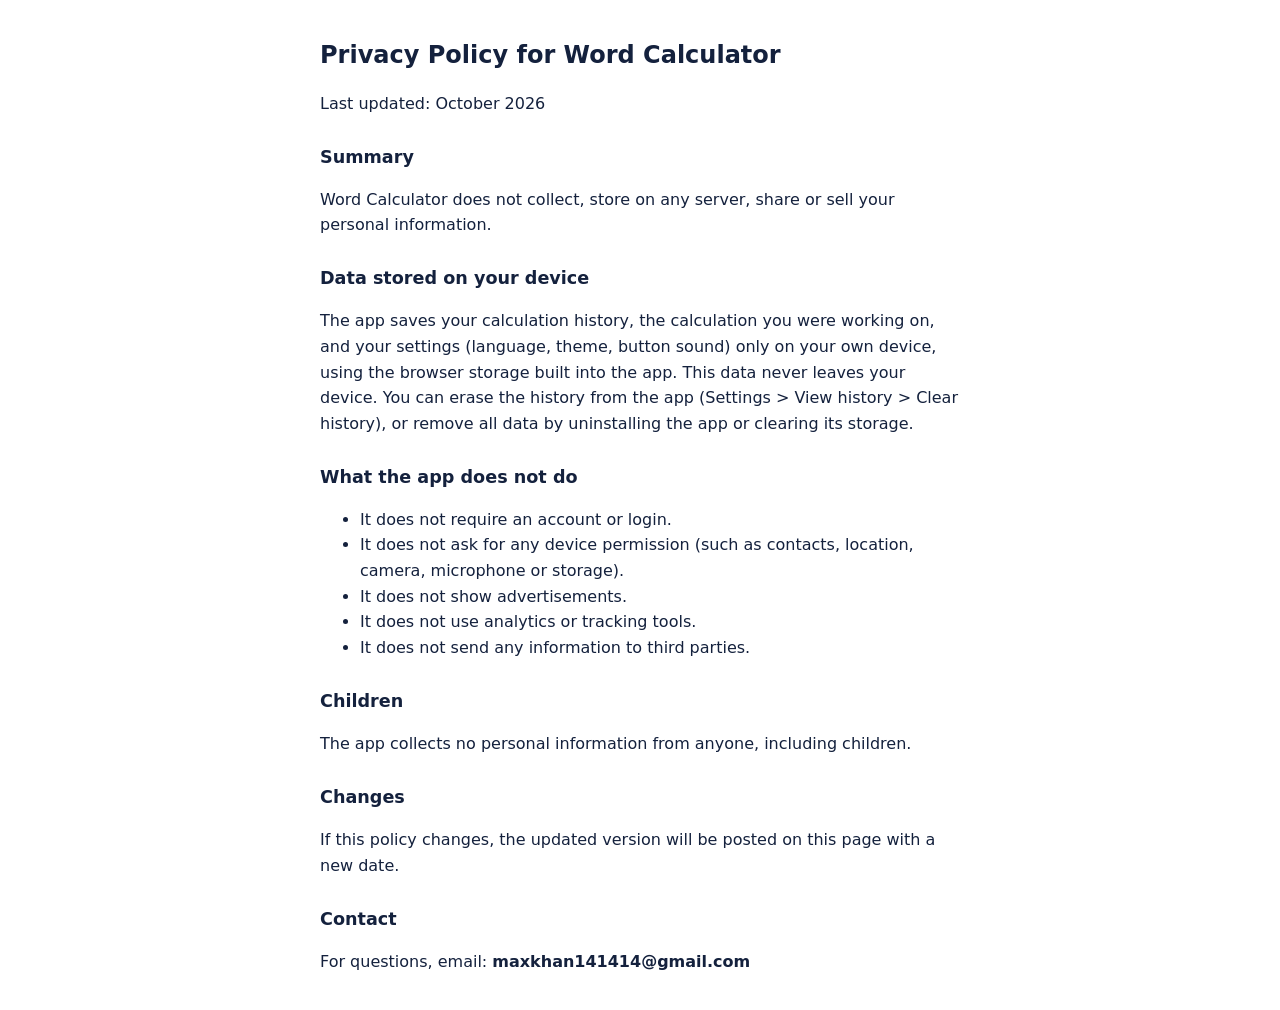
<file: privacy.html>
<!DOCTYPE html>
<html lang="en">
<head>
<meta charset="UTF-8">
<meta name="viewport" content="width=device-width, initial-scale=1">
<title>Privacy Policy - Word Calculator</title>
<style>
body{font-family:system-ui,-apple-system,"Segoe UI",Roboto,sans-serif;max-width:640px;margin:0 auto;padding:20px;line-height:1.6;color:#14213d;background:#ffffff}
h1{font-size:1.5rem}h2{font-size:1.1rem;margin-top:1.5em}
</style>
</head>
<body>
<h1>Privacy Policy for Word Calculator</h1>
<p>Last updated: October 2026</p>

<h2>Summary</h2>
<p>Word Calculator does not collect, store on any server, share or sell your personal information.</p>

<h2>Data stored on your device</h2>
<p>The app saves your calculation history, the calculation you were working on, and your settings (language, theme, button sound) only on your own device, using the browser storage built into the app. This data never leaves your device. You can erase the history from the app (Settings &gt; View history &gt; Clear history), or remove all data by uninstalling the app or clearing its storage.</p>

<h2>What the app does not do</h2>
<ul>
<li>It does not require an account or login.</li>
<li>It does not ask for any device permission (such as contacts, location, camera, microphone or storage).</li>
<li>It does not show advertisements.</li>
<li>It does not use analytics or tracking tools.</li>
<li>It does not send any information to third parties.</li>
</ul>

<h2>Children</h2>
<p>The app collects no personal information from anyone, including children.</p>

<h2>Changes</h2>
<p>If this policy changes, the updated version will be posted on this page with a new date.</p>

<h2>Contact</h2>
<p>For questions, email: <strong>maxkhan141414@gmail.com</strong></p>
</body>
</html>
</file>
